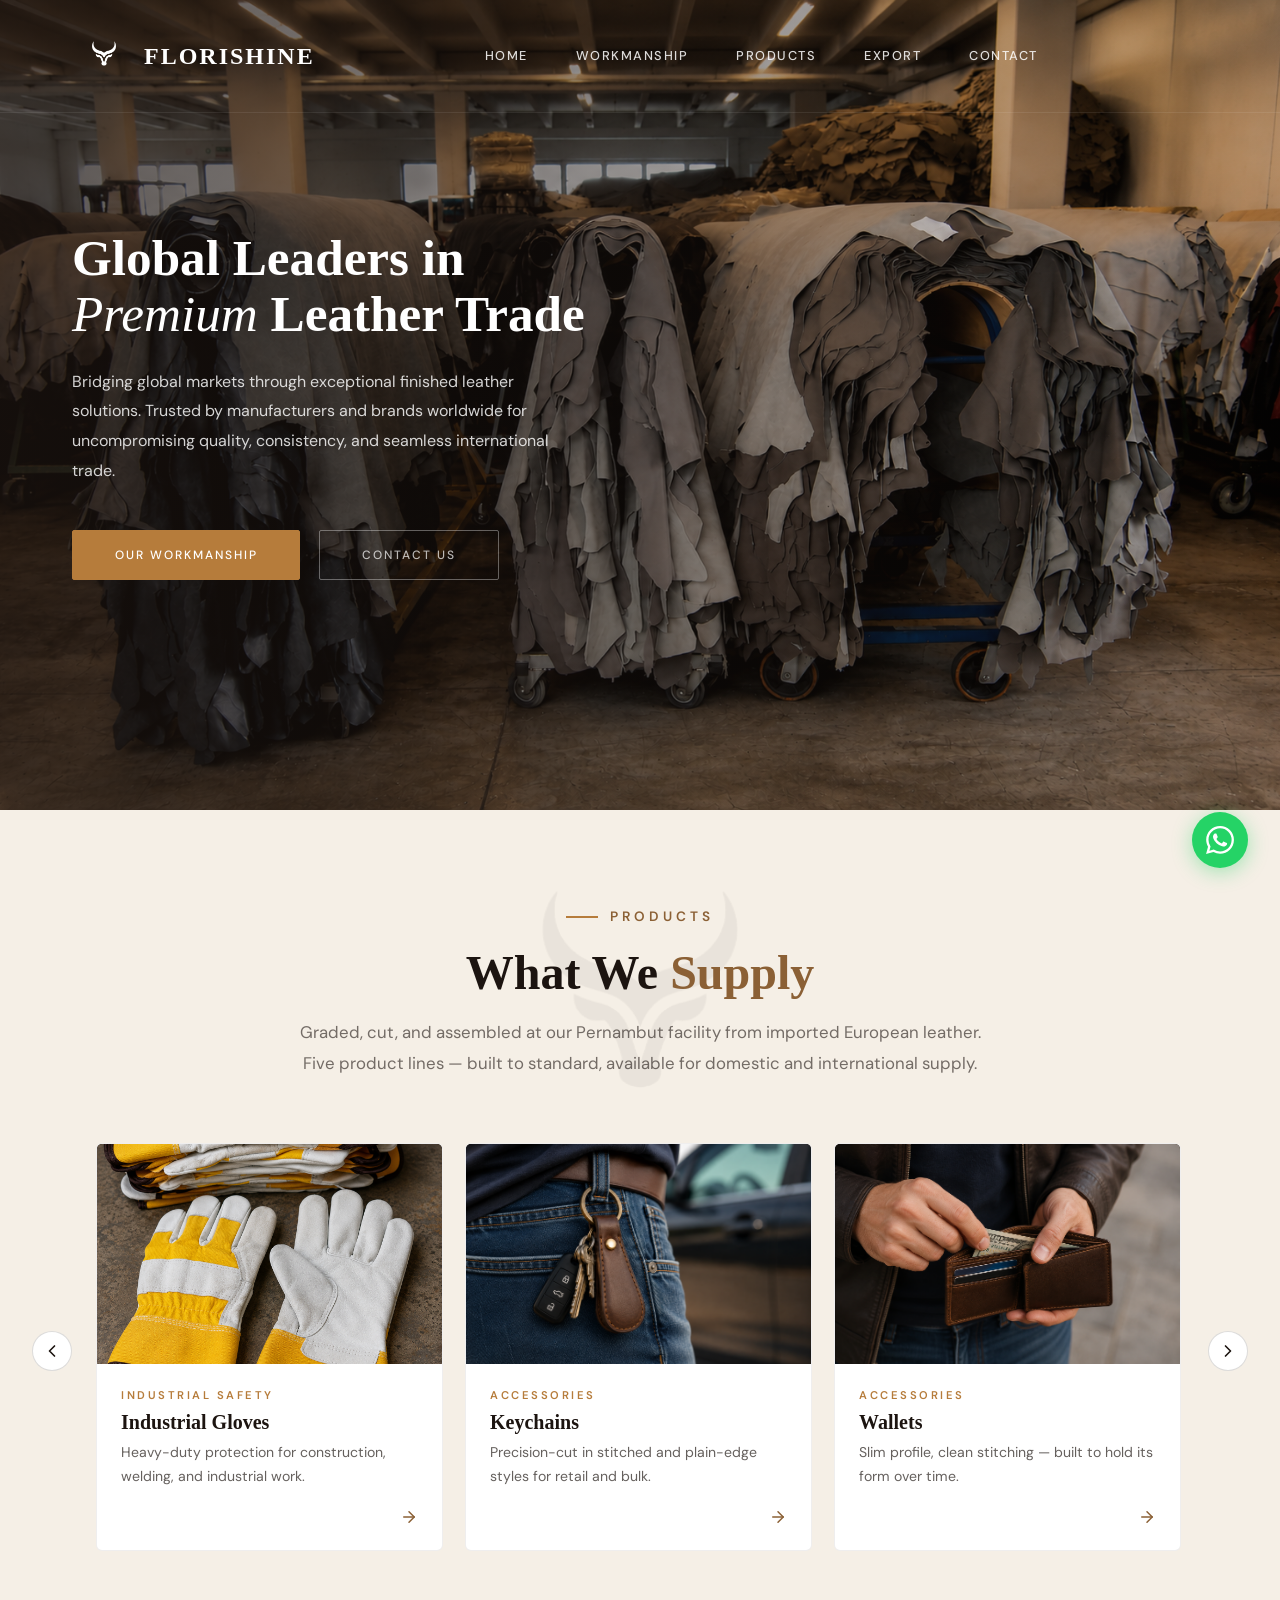
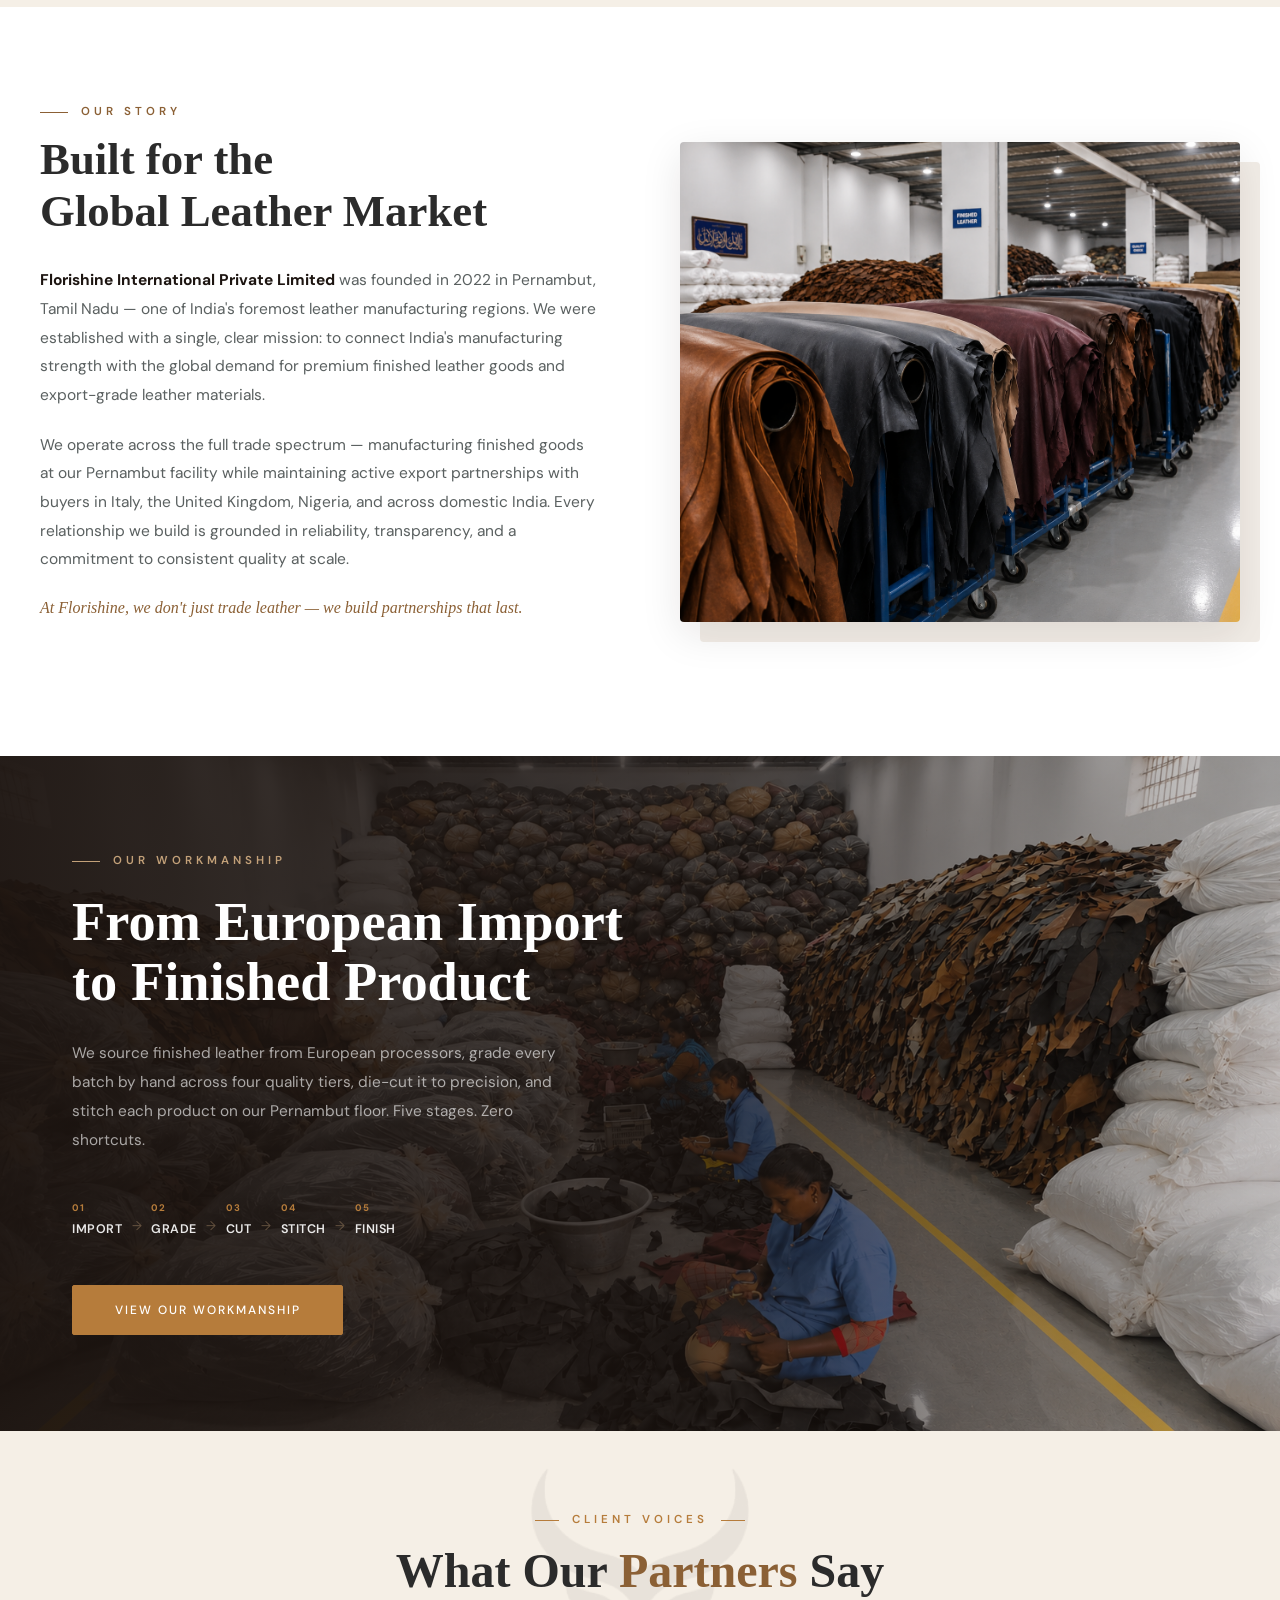
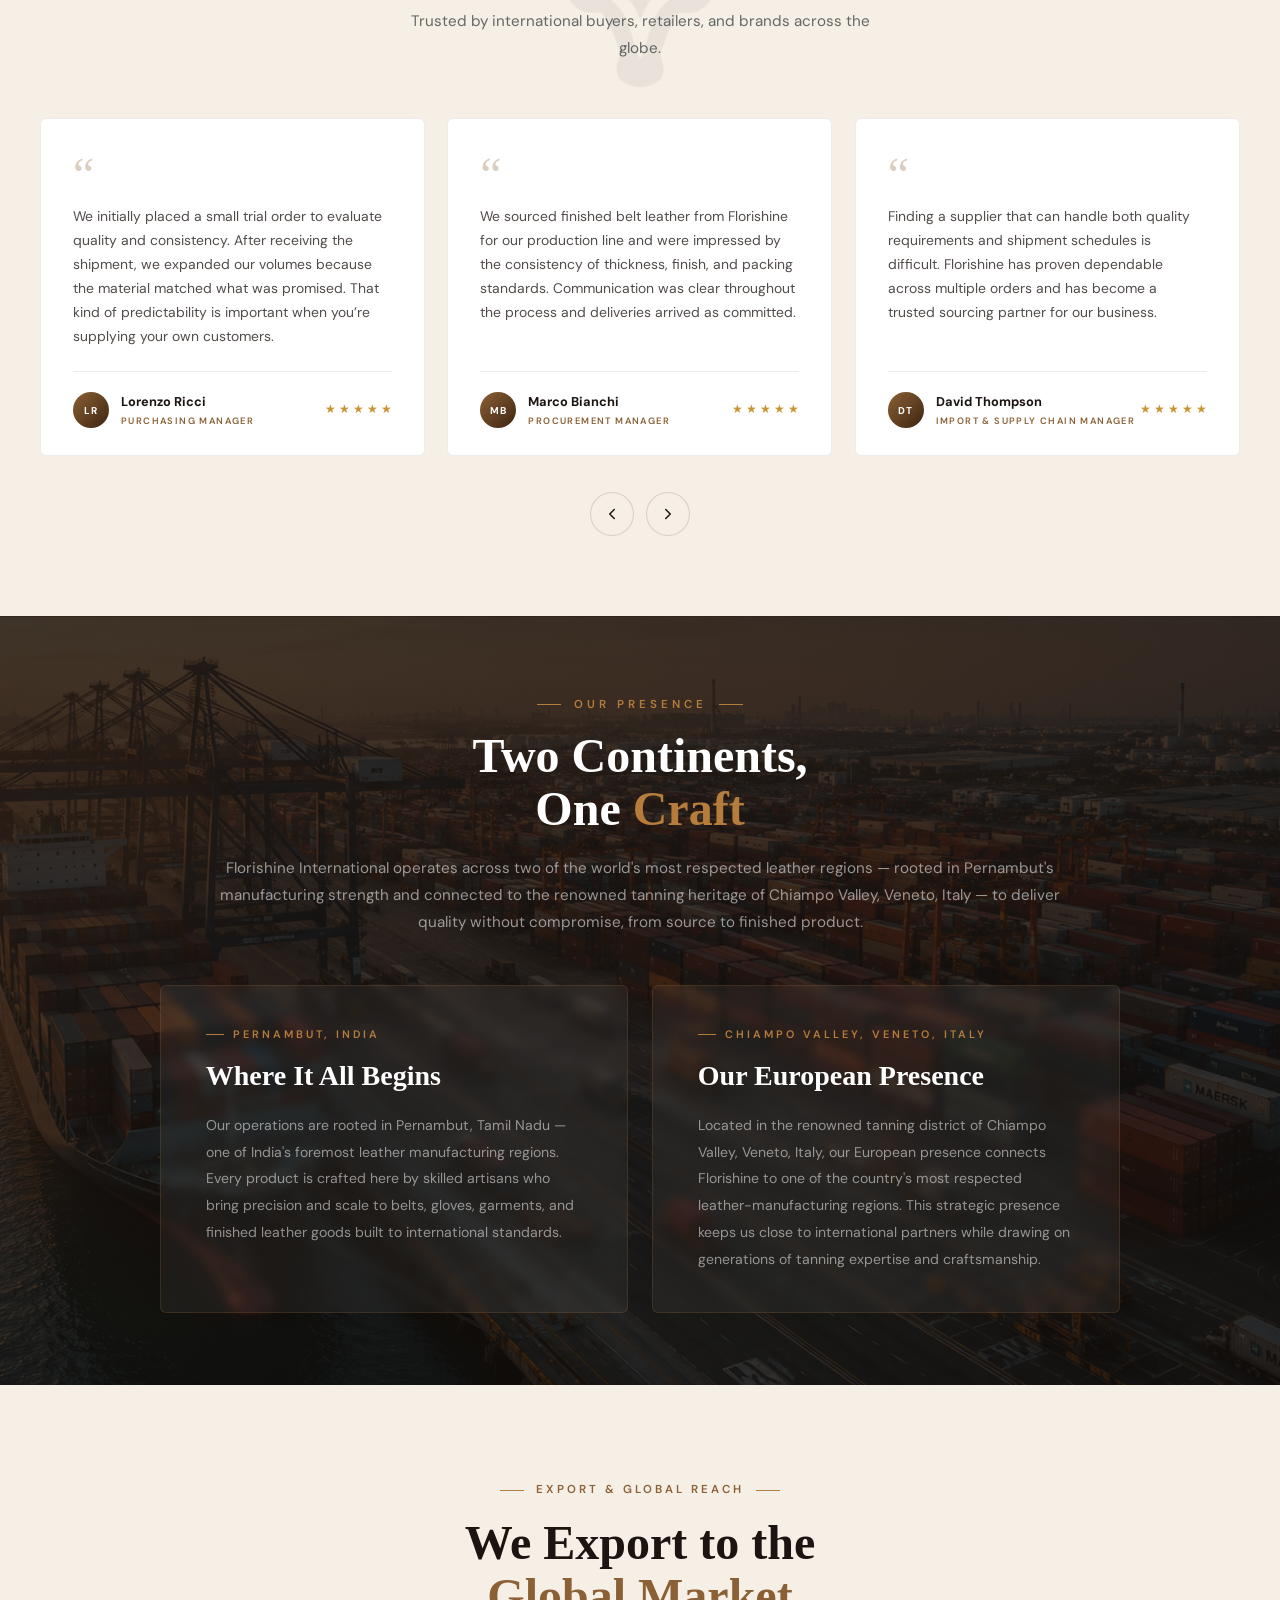
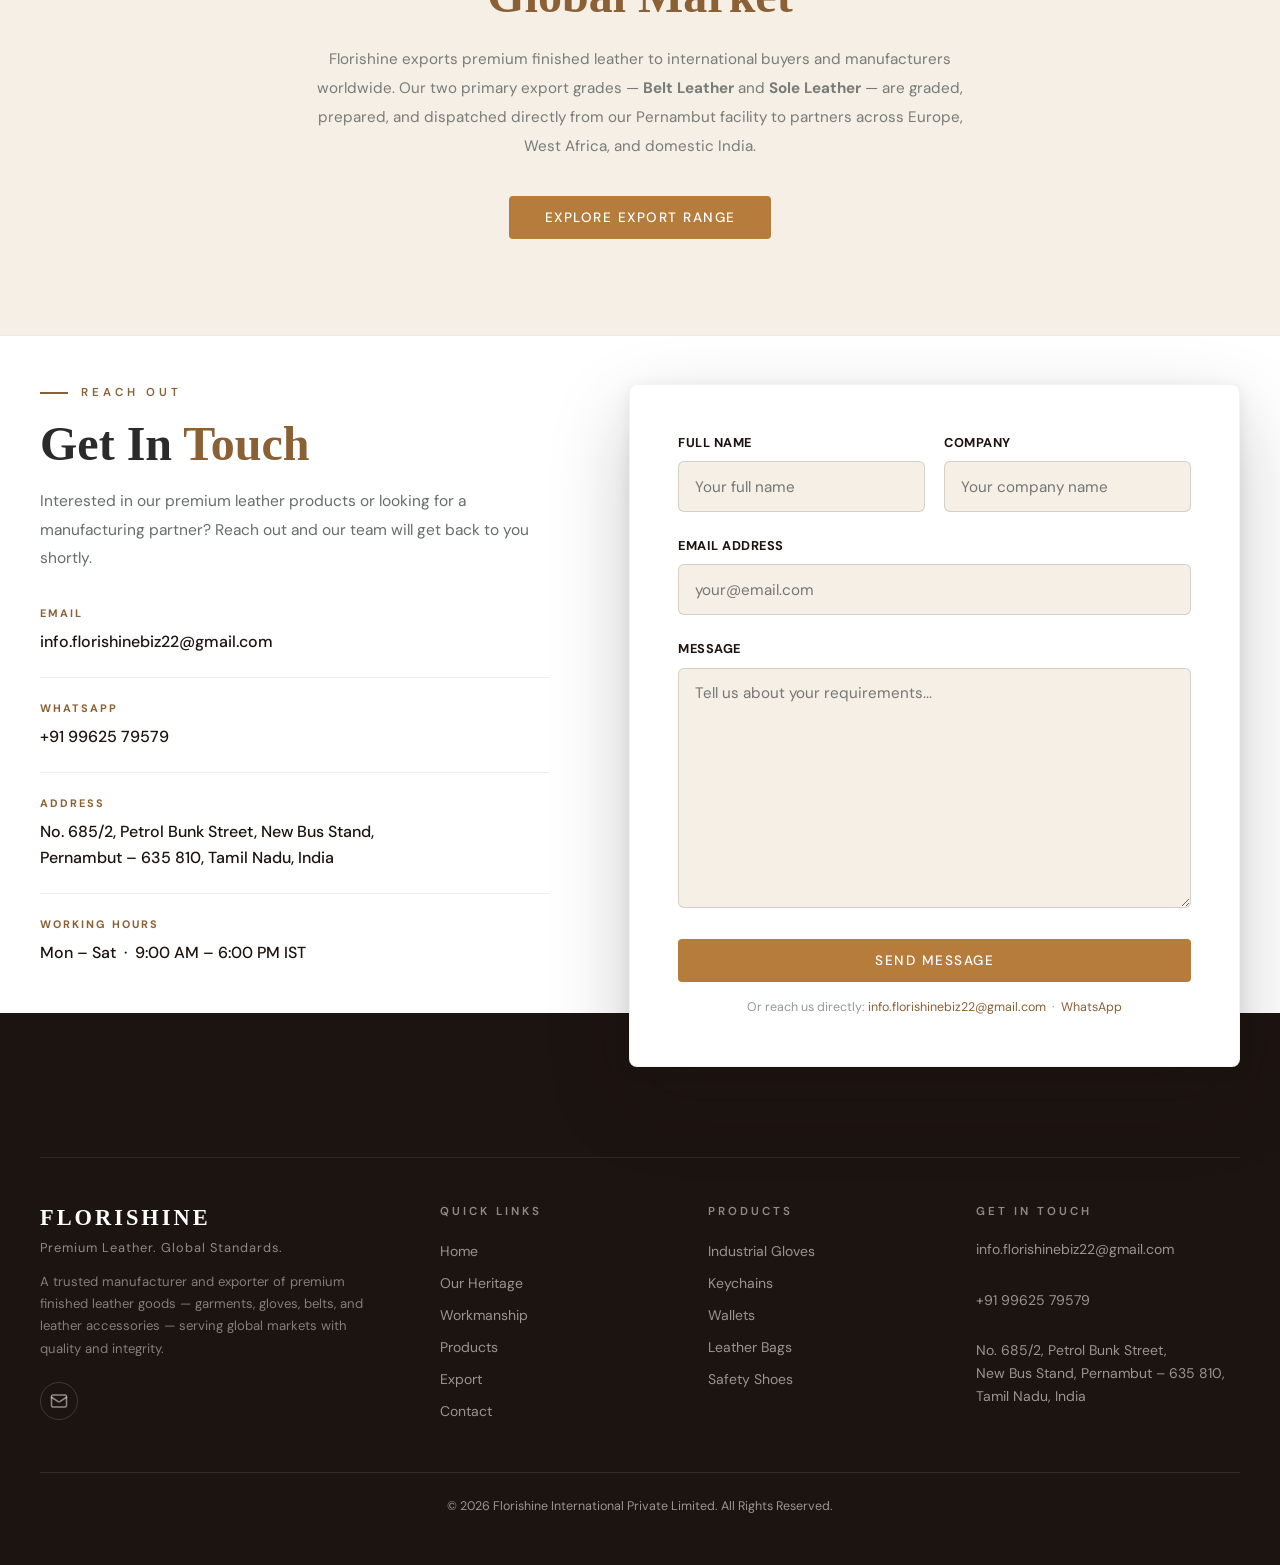
<file: index.html>
<!doctype html>
<html lang="en">
<head>
  <meta charset="UTF-8"/>
  <link rel="icon" type="image/png" href="images/logo-mark.png"/>
  <meta name="viewport" content="width=device-width, initial-scale=1.0"/>
  <title>Florishine International | Premium Leather Trade</title>
  <meta name="description" content="Florishine International Private Limited — a premium leather manufacturer and global exporter based in Pernambut, Tamil Nadu. Specialising in finished leather goods — belts, gloves, garments, and leather accessories."/>
  <meta name="keywords" content="Florishine, Leather, Manufacturer, Pernambut, Premium, Export, Import, Gloves, Belts, Garments"/>
  <meta property="og:type" content="website"/>
  <meta property="og:url" content="https://www.florishine.com/"/>
  <meta property="og:title" content="Florishine International | Premium Leather Trade"/>
  <meta property="og:description" content="Florishine International Private Limited — a premium leather manufacturer and global exporter based in Pernambut, Tamil Nadu. Specialising in finished leather goods — belts, gloves, garments, and leather accessories."/>
  <meta property="og:image" content="https://www.florishine.com/images/logo-mark.png"/>
  <meta name="twitter:card" content="summary_large_image"/>
  <meta name="twitter:title" content="Florishine International | Premium Leather Trade"/>
  <meta name="twitter:description" content="Florishine International Private Limited — a premium leather manufacturer and global exporter based in Pernambut, Tamil Nadu. Specialising in finished leather goods — belts, gloves, garments, and leather accessories."/>
  <link rel="stylesheet" href="css/styles.css"/>
</head>
<body>

<!-- ════════════════ NAVBAR ════════════════ -->
<nav class="navbar">
  <div class="nav-container">
    <a href="index.html" class="nav-logo"><img src="images/logo-mark.png" alt="" class="nav-logo-mark" aria-hidden="true"/>FLORISHINE</a>
    <ul class="nav-links">
      <li><a href="#home"    class="nav-anchor">Home</a></li>
      <li><a href="workmanship.html">Workmanship</a></li>
      <li><a href="products.html">Products</a></li>
      <li><a href="export.html">Export</a></li>
      <li><a href="#contact" class="nav-anchor">Contact</a></li>
    </ul>
    <div class="nav-actions">
      <button class="menu-toggle" id="menuToggle" aria-label="Toggle menu">
        <svg id="iconOpen" width="24" height="24" viewBox="0 0 24 24" fill="none" stroke="currentColor" stroke-width="2" stroke-linecap="round" stroke-linejoin="round"><line x1="3" y1="12" x2="21" y2="12"/><line x1="3" y1="6" x2="21" y2="6"/><line x1="3" y1="18" x2="21" y2="18"/></svg>
        <svg id="iconClose" width="24" height="24" viewBox="0 0 24 24" fill="none" stroke="currentColor" stroke-width="2" stroke-linecap="round" stroke-linejoin="round" style="display:none"><line x1="18" y1="6" x2="6" y2="18"/><line x1="6" y1="6" x2="18" y2="18"/></svg>
      </button>
    </div>
  </div>
  <div class="mobile-menu" id="mobileMenu">
    <ul class="mobile-nav-links">
      <li><a href="#home"    class="nav-anchor">Home</a></li>
      <li><a href="workmanship.html">Workmanship</a></li>
      <li><a href="products.html">Products</a></li>
      <li><a href="export.html">Export</a></li>
      <li><a href="#contact" class="nav-anchor">Contact</a></li>
    </ul>
  </div>
</nav>

<!-- ════════════════ HERO ════════════════ -->
<section id="home" class="hero">
  <div class="hero-content container">
    <h1>Global Leaders in<br><span>Premium</span> Leather Trade</h1>
    <p class="hero-desc">Bridging global markets through exceptional finished leather solutions. Trusted by manufacturers and brands worldwide for uncompromising quality, consistency, and seamless international trade.</p>
    <div class="hero-cta">
      <a href="workmanship.html"><button class="btn hero-btn hero-btn-main">Our Workmanship</button></a>
      <a href="#contact" class="nav-anchor"><button class="btn hero-btn hero-btn-ghost">Contact Us</button></a>
    </div>
  </div>
</section>

<!-- ════════════════ WHAT WE SUPPLY ════════════════ -->
<section class="supply">
  <img class="bull-mark bull-mark--supply" src="images/logo-mark.png" alt="" aria-hidden="true"/>
  <div class="container">
    <div class="supply-header fade-in">
      <p class="supply-eyebrow">Products</p>
      <h2 class="section-title supply-title">What We <span style="color:var(--secondary)">Supply</span></h2>
      <p class="supply-desc">Graded, cut, and assembled at our Pernambut facility from imported European leather.<br>Five product lines — built to standard, available for domestic and international supply.</p>
    </div>
    <div class="supply-carousel">
      <button class="supply-nav supply-prev" aria-label="Previous">
        <svg width="20" height="20" viewBox="0 0 24 24" fill="none" stroke="currentColor" stroke-width="2" stroke-linecap="round" stroke-linejoin="round"><polyline points="15 18 9 12 15 6"/></svg>
      </button>
      <div class="supply-track">
        <a href="products.html#industrial-gloves" class="supply-card">
          <div class="supply-card-image"><img src="images/industrial-gloves.png" alt="Industrial Gloves" loading="lazy"></div>
          <div class="supply-card-body">
            <div class="supply-card-top">
              <p class="supply-card-cat">Industrial Safety</p>
              <h3 class="supply-card-name">Industrial Gloves</h3>
              <p class="supply-card-desc">Heavy-duty protection for construction, welding, and industrial work.</p>
            </div>
            <span class="supply-arrow">
              <svg width="18" height="18" viewBox="0 0 24 24" fill="none" stroke="currentColor" stroke-width="2" stroke-linecap="round" stroke-linejoin="round"><line x1="5" y1="12" x2="19" y2="12"/><polyline points="12 5 19 12 12 19"/></svg>
            </span>
          </div>
        </a>
        <a href="products.html#keychains" class="supply-card">
          <div class="supply-card-image"><img src="images/keychains.png" alt="Keychains" loading="lazy"></div>
          <div class="supply-card-body">
            <div class="supply-card-top">
              <p class="supply-card-cat">Accessories</p>
              <h3 class="supply-card-name">Keychains</h3>
              <p class="supply-card-desc">Precision-cut in stitched and plain-edge styles for retail and bulk.</p>
            </div>
            <span class="supply-arrow">
              <svg width="18" height="18" viewBox="0 0 24 24" fill="none" stroke="currentColor" stroke-width="2" stroke-linecap="round" stroke-linejoin="round"><line x1="5" y1="12" x2="19" y2="12"/><polyline points="12 5 19 12 12 19"/></svg>
            </span>
          </div>
        </a>
        <a href="products.html#wallets" class="supply-card">
          <div class="supply-card-image"><img src="images/wallets.png" alt="Wallets" loading="lazy"></div>
          <div class="supply-card-body">
            <div class="supply-card-top">
              <p class="supply-card-cat">Accessories</p>
              <h3 class="supply-card-name">Wallets</h3>
              <p class="supply-card-desc">Slim profile, clean stitching — built to hold its form over time.</p>
            </div>
            <span class="supply-arrow">
              <svg width="18" height="18" viewBox="0 0 24 24" fill="none" stroke="currentColor" stroke-width="2" stroke-linecap="round" stroke-linejoin="round"><line x1="5" y1="12" x2="19" y2="12"/><polyline points="12 5 19 12 12 19"/></svg>
            </span>
          </div>
        </a>
        <a href="products.html#leather-bags" class="supply-card">
          <div class="supply-card-image"><img src="images/leather-bags.png" alt="Leather Bags" loading="lazy"></div>
          <div class="supply-card-body">
            <div class="supply-card-top">
              <p class="supply-card-cat">Bags &amp; Carry</p>
              <h3 class="supply-card-name">Leather Bags</h3>
              <p class="supply-card-desc">Structured carry built for daily use and bulk export.</p>
            </div>
            <span class="supply-arrow">
              <svg width="18" height="18" viewBox="0 0 24 24" fill="none" stroke="currentColor" stroke-width="2" stroke-linecap="round" stroke-linejoin="round"><line x1="5" y1="12" x2="19" y2="12"/><polyline points="12 5 19 12 12 19"/></svg>
            </span>
          </div>
        </a>
        <a href="products.html#safety-shoes" class="supply-card">
          <div class="supply-card-image"><img src="images/safety-shoes.png" alt="Safety Shoes" loading="lazy"></div>
          <div class="supply-card-body">
            <div class="supply-card-top">
              <p class="supply-card-cat">Industrial Safety</p>
              <h3 class="supply-card-name">Safety Shoes</h3>
              <p class="supply-card-desc">Steel-toe protection with slip-resistant soles — built for the site.</p>
            </div>
            <span class="supply-arrow">
              <svg width="18" height="18" viewBox="0 0 24 24" fill="none" stroke="currentColor" stroke-width="2" stroke-linecap="round" stroke-linejoin="round"><line x1="5" y1="12" x2="19" y2="12"/><polyline points="12 5 19 12 12 19"/></svg>
            </span>
          </div>
        </a>
      </div>
      <button class="supply-nav supply-next" aria-label="Next">
        <svg width="20" height="20" viewBox="0 0 24 24" fill="none" stroke="currentColor" stroke-width="2" stroke-linecap="round" stroke-linejoin="round"><polyline points="9 18 15 12 9 6"/></svg>
      </button>
    </div>
  </div>
</section>

<!-- ════════════════ ABOUT ════════════════ -->
<section id="about" class="about">
  <div class="container">
    <div class="about-grid">
      <div class="fade-in-left">
        <p class="about-subtitle">OUR STORY</p>
        <h2 class="section-title about-title">Built for the<br>Global Leather Market</h2>
        <p class="about-desc"><strong class="about-company">Florishine International Private Limited</strong> was founded in 2022 in Pernambut, Tamil Nadu — one of India's foremost leather manufacturing regions. We were established with a single, clear mission: to connect India's manufacturing strength with the global demand for premium finished leather goods and export-grade leather materials.</p>
        <p class="about-desc">We operate across the full trade spectrum — manufacturing finished goods at our Pernambut facility while maintaining active export partnerships with buyers in Italy, the United Kingdom, Nigeria, and across domestic India. Every relationship we build is grounded in reliability, transparency, and a commitment to consistent quality at scale.</p>
        <p class="about-tagline">At Florishine, we don't just trade leather — we build partnerships that last.</p>

      </div>
      <div class="about-image fade-in-right" role="img" aria-label="Florishine leather workshop craftsmanship"></div>
    </div>
  </div>
</section>

<!-- ════════════════ WORKMANSHIP BANNER ════════════════ -->
<section class="collection-banner">
  <div class="banner-wrapper">
    <div class="banner-bg"></div>
    <div class="banner-overlay"></div>
    <div class="banner-inner">
      <div class="banner-text fade-in">
        <p class="banner-eyebrow">Our Workmanship</p>
        <h2 class="banner-title">From European Import<br>to Finished Product</h2>
        <p class="banner-desc">We source finished leather from European processors, grade every batch by hand across four quality tiers, die-cut it to precision, and stitch each product on our Pernambut floor. Five stages. Zero shortcuts.</p>
        <div class="banner-steps">
          <div class="banner-step"><span class="banner-step-num">01</span><span class="banner-step-label">Import</span></div>
          <div class="banner-step-arrow">→</div>
          <div class="banner-step"><span class="banner-step-num">02</span><span class="banner-step-label">Grade</span></div>
          <div class="banner-step-arrow">→</div>
          <div class="banner-step"><span class="banner-step-num">03</span><span class="banner-step-label">Cut</span></div>
          <div class="banner-step-arrow">→</div>
          <div class="banner-step"><span class="banner-step-num">04</span><span class="banner-step-label">Stitch</span></div>
          <div class="banner-step-arrow">→</div>
          <div class="banner-step"><span class="banner-step-num">05</span><span class="banner-step-label">Finish</span></div>
        </div>
        <a href="workmanship.html"><button class="btn hero-btn hero-btn-main">View Our Workmanship</button></a>
      </div>
    </div>
  </div>
</section>

<!-- ════════════════ TESTIMONIALS ════════════════ -->
<section class="testimonials">
  <img class="bull-mark bull-mark--center" src="images/logo-mark.png" alt="" aria-hidden="true"/>
  <div class="container" style="position:relative;z-index:1;">
    <div class="tq-header fade-in">
      <p class="gp-eyebrow">Client Voices</p>
      <h2 class="section-title" style="text-align:center;margin-bottom:0.6rem;">What Our <span style="color:var(--secondary)">Partners</span> Say</h2>
      <p class="tq-sub">Trusted by international buyers, retailers, and brands across the globe.</p>
    </div>
    <div class="tq-carousel-wrap fade-in">
      <div class="tq-viewport">
        <div class="tq-track" id="tqTrack"></div>
      </div>
      <div class="tq-controls">
        <button class="tq-ctrl-btn" id="prevBtn" aria-label="Previous">
          <svg width="18" height="18" viewBox="0 0 24 24" fill="none" stroke="currentColor" stroke-width="2" stroke-linecap="round" stroke-linejoin="round"><polyline points="15 18 9 12 15 6"/></svg>
        </button>
        <button class="tq-ctrl-btn" id="nextBtn" aria-label="Next">
          <svg width="18" height="18" viewBox="0 0 24 24" fill="none" stroke="currentColor" stroke-width="2" stroke-linecap="round" stroke-linejoin="round"><polyline points="9 18 15 12 9 6"/></svg>
        </button>
      </div>
    </div>
  </div>
</section>

<!-- ════════════════ GLOBAL PRESENCE ════════════════ -->
<section class="global-presence">
  <div class="gp-overlay"></div>
  <div class="container gp-inner">
    <div class="gp-header fade-in">
      <p class="gp-eyebrow">Our Presence</p>
      <h2 class="gp-title">Two Continents,<br>One <span>Craft</span></h2>
      <p class="gp-desc">Florishine International operates across two of the world's most respected leather regions — rooted in Pernambut's manufacturing strength and connected to the renowned tanning heritage of Chiampo Valley, Veneto, Italy — to deliver quality without compromise, from source to finished product.</p>
    </div>
    <div class="gp-cols fade-in">

      <div class="gp-col">
        <p class="gp-col-label">Pernambut, India</p>
        <h3 class="gp-col-heading">Where It All Begins</h3>
        <p class="gp-col-body">Our operations are rooted in Pernambut, Tamil Nadu — one of India's foremost leather manufacturing regions. Every product is crafted here by skilled artisans who bring precision and scale to belts, gloves, garments, and finished leather goods built to international standards.</p>
      </div>

      <div class="gp-col-divider"></div>

      <div class="gp-col">
        <p class="gp-col-label">Chiampo Valley, Veneto, Italy</p>
        <h3 class="gp-col-heading">Our European Presence</h3>
        <p class="gp-col-body">Located in the renowned tanning district of Chiampo Valley, Veneto, Italy, our European presence connects Florishine to one of the country's most respected leather-manufacturing regions. This strategic presence keeps us close to international partners while drawing on generations of tanning expertise and craftsmanship.</p>
      </div>

    </div>
  </div>
</section>

<!-- ════════════════ EXPORT & GLOBAL REACH ════════════════ -->
<section class="export-reach">
  <div class="container er-center fade-in">
    <p class="er-eyebrow">Export &amp; Global Reach</p>
    <h2 class="er-title">We Export to the<br><span>Global Market</span></h2>
    <p class="er-desc">Florishine exports premium finished leather to international buyers and manufacturers worldwide. Our two primary export grades — <strong>Belt Leather</strong> and <strong>Sole Leather</strong> — are graded, prepared, and dispatched directly from our Pernambut facility to partners across Europe, West Africa, and domestic India.</p>
    <a href="export.html"><button class="btn btn-primary">Explore Export Range</button></a>
  </div>
</section>

<!-- ════════════════ CONTACT ════════════════ -->
        <section class="cf-section" id="contact">

    <!-- TOP: ivory zone — contact info left, form card right -->
    <div class="cf-top">
      <div class="container cf-top-grid">

        <div class="cf-info fade-in-left">
          <p class="about-subtitle" style="margin-bottom:0.6rem">REACH OUT</p>
          <h2 class="section-title contact-title">Get In <span style="color:var(--secondary)">Touch</span></h2>
          <p class="contact-desc">Interested in our premium leather products or looking for a manufacturing partner? Reach out and our team will get back to you shortly.</p>
          <div class="contact-info">
            <div class="info-item">
              <p class="info-label">Email</p>
              <p class="info-value"><a href="mailto:info.florishinebiz22@gmail.com" style="color:inherit;text-decoration:none;">info.florishinebiz22@gmail.com</a></p>
            </div>
            <div class="info-item">
              <p class="info-label">WhatsApp</p>
              <p class="info-value"><a href="https://wa.me/919962579579" target="_blank" rel="noopener" style="color:inherit;text-decoration:none;">+91 99625 79579</a></p>
            </div>
            <div class="info-item">
              <p class="info-label">Address</p>
              <p class="info-value">No. 685/2, Petrol Bunk Street, New Bus Stand,<br>Pernambut – 635 810, Tamil Nadu, India</p>
            </div>
            <div class="info-item">
              <p class="info-label">Working Hours</p>
              <p class="info-value">Mon – Sat &nbsp;·&nbsp; 9:00 AM – 6:00 PM IST</p>
            </div>
          </div>

        </div>

        <div class="cf-form-wrap">
          <div class="contact-form-box">
            <div class="form-view" id="formView">
              <form id="contactForm" novalidate>
                <div class="form-row">
                  <div class="form-group">
                    <label class="form-label" for="name">Full Name</label>
                    <input class="form-input" type="text" id="name" placeholder="Your full name" required/>
                  </div>
                  <div class="form-group">
                    <label class="form-label" for="company">Company</label>
                    <input class="form-input" type="text" id="company" placeholder="Your company name"/>
                  </div>
                </div>
                <div class="form-group">
                  <label class="form-label" for="email">Email Address</label>
                  <input class="form-input" type="email" id="email" placeholder="your@email.com" required/>
                </div>
                <div class="form-group">
                  <label class="form-label" for="message">Message</label>
                  <textarea class="form-textarea" id="message" placeholder="Tell us about your requirements..." required></textarea>
                </div>
                <button type="submit" class="btn btn-primary" id="submitBtn" style="width:100%">Send Message</button>
                <p class="form-direct-contact">Or reach us directly: <a href="mailto:info.florishinebiz22@gmail.com">info.florishinebiz22@gmail.com</a> &nbsp;·&nbsp; <a href="https://wa.me/919962579579" target="_blank" rel="noopener">WhatsApp</a></p>
              </form>
            </div>
            <div class="success-view" id="successView">
              <div class="success-icon">&#10003;</div>
              <h3 style="margin:1rem 0 0.5rem">Message Sent!</h3>
              <p>Thank you for reaching out. We will contact you shortly.</p>
              <button class="btn btn-primary" style="margin-top:1.5rem" onclick="resetForm()">Send Another</button>
            </div>
          </div>
        </div>

      </div>
    </div>

    <!-- BOTTOM: dark zone — brand left (same level as form card bottom), footer grid below -->
    <div class="cf-bottom">
      <div class="container">
        <!-- Footer: brand + links in one horizontal row -->
        <div class="cf-footer-links">
          <div class="cf-links-grid">
            <div class="footer-col footer-col-brand">
              <h2 class="footer-logo">FLORISHINE</h2>
              <p class="footer-tagline">Premium Leather. Global Standards.</p>
              <p class="footer-desc">A trusted manufacturer and exporter of premium finished leather goods — garments, gloves, belts, and leather accessories — serving global markets with quality and integrity.</p>
              <div class="social-links">
                <a href="mailto:info.florishinebiz22@gmail.com" class="social-icon" aria-label="Email">
                  <svg width="18" height="18" viewBox="0 0 24 24" fill="none" stroke="currentColor" stroke-width="2" stroke-linecap="round" stroke-linejoin="round"><rect x="2" y="4" width="20" height="16" rx="2"/><path d="m22 7-8.97 5.7a1.94 1.94 0 0 1-2.06 0L2 7"/></svg>
                </a>
              </div>
            </div>
            <div class="footer-col">
              <h4 class="footer-col-title">Quick Links</h4>
              <ul class="footer-links">
                <li><a href="#home" class="nav-anchor">Home</a></li>
                <li><a href="#about" class="nav-anchor">Our Heritage</a></li>
                <li><a href="workmanship.html">Workmanship</a></li>
                <li><a href="products.html">Products</a></li>
                <li><a href="export.html">Export</a></li>
                <li><a href="#contact" class="nav-anchor">Contact</a></li>
              </ul>
            </div>
            <div class="footer-col">
              <h4 class="footer-col-title">Products</h4>
              <ul class="footer-links">
                <li><a href="products.html#industrial-gloves">Industrial Gloves</a></li>
                <li><a href="products.html#keychains">Keychains</a></li>
                <li><a href="products.html#wallets">Wallets</a></li>
                <li><a href="products.html#leather-bags">Leather Bags</a></li>
                <li><a href="products.html#safety-shoes">Safety Shoes</a></li>
              </ul>
            </div>
            <div class="footer-col">
              <h4 class="footer-col-title">Get in Touch</h4>
              <div class="footer-contact-info">
                <p><a href="mailto:info.florishinebiz22@gmail.com">info.florishinebiz22@gmail.com</a></p>
                <p><a href="https://wa.me/919962579579" target="_blank" rel="noopener">+91 99625 79579</a></p>
                <p>No. 685/2, Petrol Bunk Street,<br>New Bus Stand, Pernambut – 635 810,<br>Tamil Nadu, India</p>
              </div>
            </div>
          </div>
          <div class="footer-bottom">
            <span>&copy; <span id="year"></span> Florishine International Private Limited. All Rights Reserved.</span>
          </div>
        </div>

      </div>
    </div>

  </section>





<!-- ════════════════ FOOTER ════════════════ -->


<a href="https://wa.me/919962579579" class="wa-float" target="_blank" rel="noopener" aria-label="Chat on WhatsApp">
  <svg viewBox="0 0 24 24" xmlns="http://www.w3.org/2000/svg"><path d="M17.472 14.382c-.297-.149-1.758-.867-2.03-.967-.273-.099-.471-.148-.67.15-.197.297-.767.966-.94 1.164-.173.199-.347.223-.644.075-.297-.15-1.255-.463-2.39-1.475-.883-.788-1.48-1.761-1.653-2.059-.173-.297-.018-.458.13-.606.134-.133.298-.347.446-.52.149-.174.198-.298.298-.497.099-.198.05-.371-.025-.52-.075-.149-.669-1.612-.916-2.207-.242-.579-.487-.5-.669-.51-.173-.008-.371-.01-.57-.01-.198 0-.52.074-.792.372-.272.297-1.04 1.016-1.04 2.479 0 1.462 1.065 2.875 1.213 3.074.149.198 2.096 3.2 5.077 4.487.709.306 1.262.489 1.694.625.712.227 1.36.195 1.871.118.571-.085 1.758-.719 2.006-1.413.248-.694.248-1.289.173-1.413-.074-.124-.272-.198-.57-.347m-5.421 7.403h-.004a9.87 9.87 0 01-5.031-1.378l-.361-.214-3.741.982.998-3.648-.235-.374a9.86 9.86 0 01-1.51-5.26c.001-5.45 4.436-9.884 9.888-9.884 2.64 0 5.122 1.03 6.988 2.898a9.825 9.825 0 012.893 6.994c-.003 5.45-4.437 9.884-9.885 9.884m8.413-18.297A11.815 11.815 0 0012.05 0C5.495 0 .16 5.335.157 11.892c0 2.096.547 4.142 1.588 5.945L.057 24l6.305-1.654a11.882 11.882 0 005.683 1.448h.005c6.554 0 11.89-5.335 11.893-11.893a11.821 11.821 0 00-3.48-8.413z"/></svg>
</a>
<script src="js/main.js"></script>
</body>
</html>
</file>
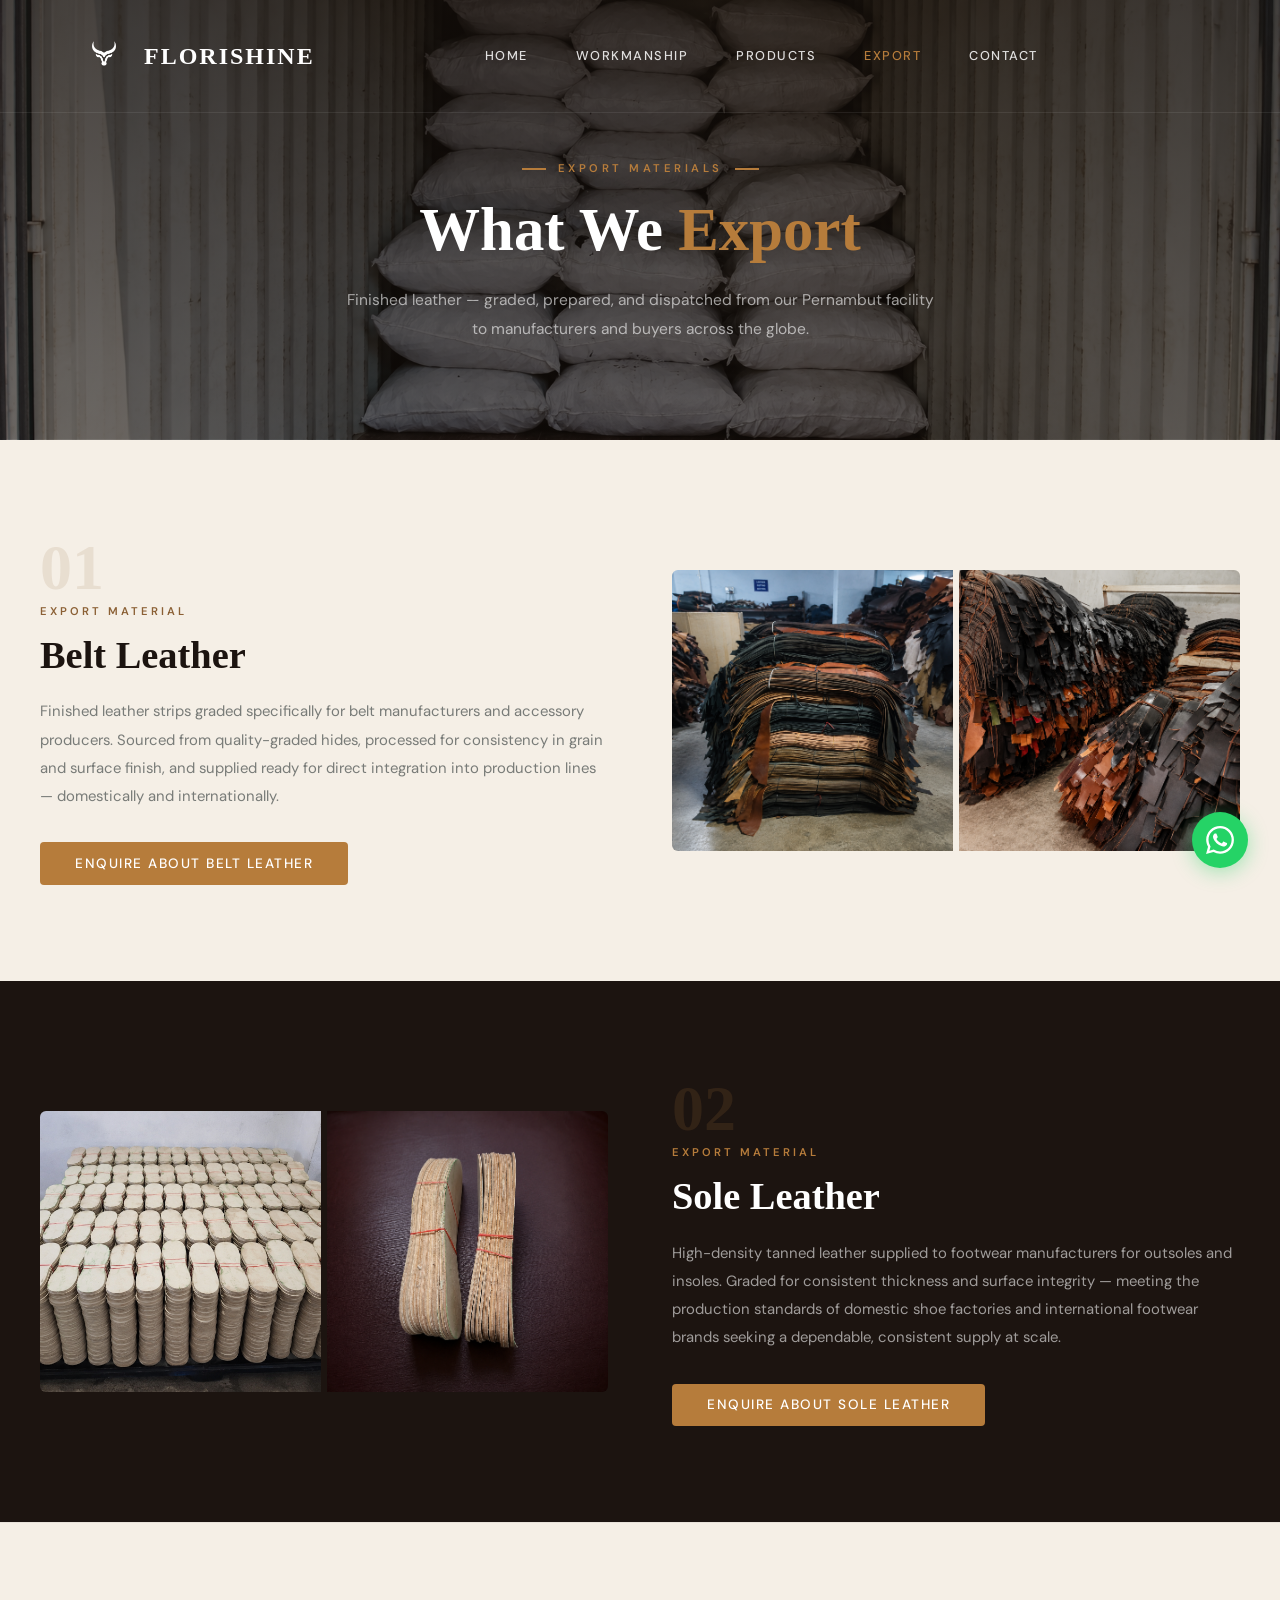
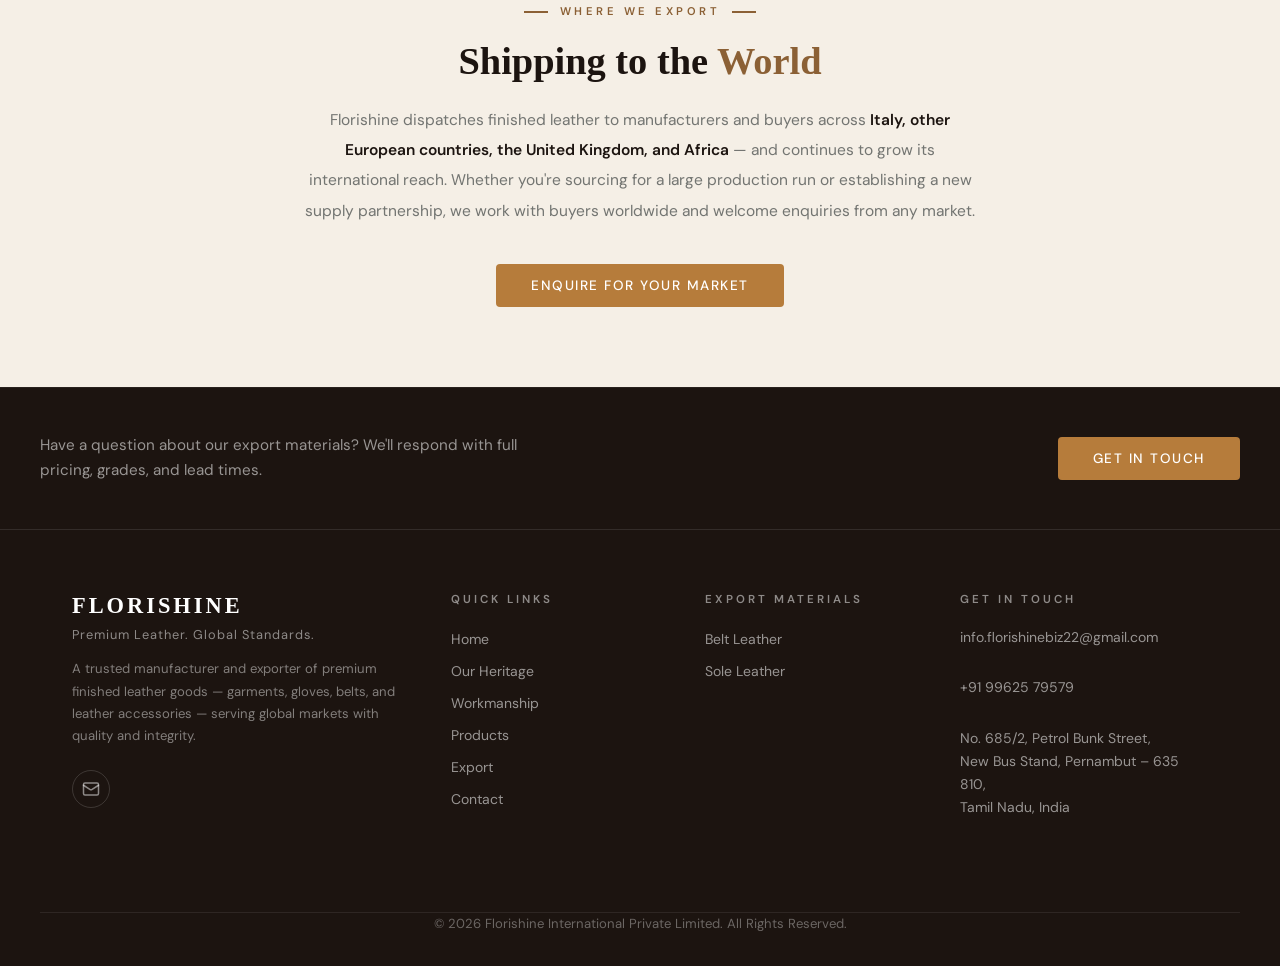
<file: export.html>
<!doctype html>
<html lang="en">
<head>
  <meta charset="UTF-8"/>
  <link rel="icon" type="image/png" href="images/logo-mark.png"/>
  <meta name="viewport" content="width=device-width, initial-scale=1.0"/>
  <title>Export Materials | Florishine International</title>
  <meta name="description" content="Florishine International exports Belt Leather and Sole Leather to manufacturers and buyers across Europe, West Africa, and India. Graded, prepared, and dispatched from Pernambut."/>
  <meta property="og:type" content="website"/>
  <meta property="og:url" content="https://www.florishine.com/export.html"/>
  <meta property="og:title" content="Export Materials | Florishine International"/>
  <meta property="og:description" content="Florishine International exports Belt Leather and Sole Leather to manufacturers and buyers across Europe, West Africa, and India. Graded, prepared, and dispatched from Pernambut."/>
  <meta property="og:image" content="https://www.florishine.com/images/logo-mark.png"/>
  <meta name="twitter:card" content="summary_large_image"/>
  <meta name="twitter:title" content="Export Materials | Florishine International"/>
  <meta name="twitter:description" content="Florishine International exports Belt Leather and Sole Leather to manufacturers and buyers across Europe, West Africa, and India. Graded, prepared, and dispatched from Pernambut."/>
  <link rel="stylesheet" href="css/styles.css"/>
  <style>
    /* ── Export page hero ─────────────────────────────────── */
    .exp-hero {
      padding: 10rem 2rem 6rem;
      text-align: center;
      position: relative;
      overflow: hidden;
    }
    .exp-hero::before {
      content: '';
      position: absolute; inset: 0;
      background-image: linear-gradient(to bottom, rgba(20,14,10,0.78) 0%, rgba(20,14,10,0.62) 100%), url('images/export/export-bg.png');
      background-size: cover; background-position: center;
      z-index: 0;
    }
    .exp-hero-mark {
      position: absolute;
      top: 50%; left: 50%;
      transform: translate(-50%, -50%);
      width: 520px; opacity: 0.04;
      pointer-events: none; z-index: 1;
    }
    .exp-hero-inner { position: relative; z-index: 2; max-width: 640px; margin: 0 auto; padding: 0 1.5rem; }
    .exp-eyebrow {
      font-size: 0.7rem; text-transform: uppercase; letter-spacing: 3.5px;
      color: var(--tan); font-weight: 600; margin-bottom: 1.2rem;
      display: flex; align-items: center; justify-content: center; gap: 0.75rem;
    }
    .exp-eyebrow::before, .exp-eyebrow::after {
      content: ''; display: inline-block;
      width: 24px; height: 1.5px; background: var(--tan); flex-shrink: 0;
    }
    .exp-hero-title {
      font-family: var(--font-heading); font-size: 3.8rem; font-weight: 700;
      color: #fff; line-height: 1.1; margin-bottom: 1.4rem;
    }
    .exp-hero-title span { color: var(--tan); }
    .exp-hero-desc { font-size: 0.97rem; line-height: 1.85; color: rgba(255,255,255,0.6); }

    /* ── Material sections ──────────────────────────────── */
    .exp-section { padding: 6rem 1.5rem; }
    .exp-section--ivory { background: var(--bg-main); }
    .exp-section--dark  { background: var(--primary); }

    /* Light (ivory) colour tokens */
    .exp-section--ivory .prod-count { color: rgba(139,96,53,0.12); }
    .exp-section--ivory .prod-cat   { color: var(--secondary); }
    .exp-section--ivory .prod-title { color: var(--primary); }
    .exp-section--ivory .prod-desc  { color: rgba(44,51,51,0.62); }

    /* Dark colour tokens */
    .exp-section--dark .prod-count { color: rgba(182,124,59,0.15); }
    .exp-section--dark .prod-cat   { color: var(--tan); }
    .exp-section--dark .prod-title { color: #fff; }
    .exp-section--dark .prod-desc  { color: rgba(255,255,255,0.58); }
    .exp-section--dark .btn-primary { background: var(--tan); color: #fff; }

    /* ── Where We Export section ────────────────────────── */
    .exp-markets { background: var(--bg-main); padding: 5rem 2rem; text-align: center; border-top: 1px solid rgba(28,20,16,0.06); }
    .exp-markets-inner { max-width: 680px; margin: 0 auto; }
    .exp-markets-eyebrow {
      font-size: 0.7rem; text-transform: uppercase; letter-spacing: 3.5px;
      color: var(--secondary); font-weight: 600; margin-bottom: 1.2rem;
      display: flex; align-items: center; justify-content: center; gap: 0.75rem;
    }
    .exp-markets-eyebrow::before, .exp-markets-eyebrow::after {
      content: ''; display: inline-block;
      width: 24px; height: 1.5px; background: var(--secondary); flex-shrink: 0;
    }
    .exp-markets-title { font-family: var(--font-heading); font-size: 2.4rem; color: var(--primary); margin-bottom: 1.4rem; font-weight: 600; }
    .exp-markets-title span { color: var(--secondary); }
    .exp-markets-body { font-size: 0.97rem; line-height: 1.95; color: rgba(44,51,51,0.65); margin-bottom: 2.4rem; }
    .exp-markets-body strong { color: var(--primary); font-weight: 600; }

    /* ── Closing band ───────────────────────────────────── */
    .exp-closing { background: var(--primary); padding: 5rem 2rem; text-align: center; }
    .exp-closing-title { font-family: var(--font-heading); font-size: 2rem; color: #fff; margin-bottom: 0.8rem; }
    .exp-closing-desc { font-size: 0.9rem; color: rgba(255,255,255,0.5); margin-bottom: 2rem; }

    /* ── Responsive ─────────────────────────────────────── */
    @media (max-width: 992px) {
      .exp-hero-title { font-size: 2.8rem; }
    }
    @media (max-width: 576px) {
      .exp-hero { padding: 8rem 1.5rem 5rem; }
      .exp-hero-title { font-size: 2.2rem; }
    }
  </style>
</head>
<body>

<!-- ════════════════ NAVBAR ════════════════ -->
<nav class="navbar">
  <div class="nav-container">
    <a href="index.html" class="nav-logo"><img src="images/logo-mark.png" alt="" class="nav-logo-mark" aria-hidden="true"/>FLORISHINE</a>
    <ul class="nav-links">
      <li><a href="index.html">Home</a></li>
      <li><a href="workmanship.html">Workmanship</a></li>
      <li><a href="products.html">Products</a></li>
      <li><a href="export.html" class="nav-current">Export</a></li>
      <li><a href="index.html#contact">Contact</a></li>
    </ul>
    <div class="nav-actions">
      <button class="menu-toggle" id="menuToggle" aria-label="Toggle menu">
        <svg id="iconOpen" width="24" height="24" viewBox="0 0 24 24" fill="none" stroke="currentColor" stroke-width="2" stroke-linecap="round" stroke-linejoin="round"><line x1="3" y1="12" x2="21" y2="12"/><line x1="3" y1="6" x2="21" y2="6"/><line x1="3" y1="18" x2="21" y2="18"/></svg>
        <svg id="iconClose" width="24" height="24" viewBox="0 0 24 24" fill="none" stroke="currentColor" stroke-width="2" stroke-linecap="round" stroke-linejoin="round" style="display:none"><line x1="18" y1="6" x2="6" y2="18"/><line x1="6" y1="6" x2="18" y2="18"/></svg>
      </button>
    </div>
  </div>
  <div class="mobile-menu" id="mobileMenu">
    <ul class="mobile-nav-links">
      <li><a href="index.html">Home</a></li>
      <li><a href="workmanship.html">Workmanship</a></li>
      <li><a href="products.html">Products</a></li>
      <li><a href="export.html" class="nav-current">Export</a></li>
      <li><a href="index.html#contact">Contact</a></li>
    </ul>
  </div>
</nav>

<!-- ════════════════ PAGE HERO ════════════════ -->
<section class="exp-hero">
  <img class="exp-hero-mark" src="images/logo-mark.png" alt="" aria-hidden="true"/>
  <div class="exp-hero-inner">
    <p class="exp-eyebrow">Export Materials</p>
    <h1 class="exp-hero-title">What We <span>Export</span></h1>
    <p class="exp-hero-desc">Finished leather — graded, prepared, and dispatched from our Pernambut facility to manufacturers and buyers across the globe.</p>
  </div>
</section>

<!-- ════════════════ MATERIAL 01 — BELT LEATHER ════════════════ -->
<section class="exp-section exp-section--ivory" id="belt-leather">
  <div class="container prod-inner">

    <div class="prod-content-col fade-in-left">
      <p class="prod-count">01</p>
      <p class="prod-cat">Export Material</p>
      <h2 class="prod-title">Belt Leather</h2>
      <p class="prod-desc">Finished leather strips graded specifically for belt manufacturers and accessory producers. Sourced from quality-graded hides, processed for consistency in grain and surface finish, and supplied ready for direct integration into production lines — domestically and internationally.</p>
      <a href="index.html#contact"><button class="btn btn-primary">Enquire About Belt Leather</button></a>
    </div>

    <div class="prod-image-col fade-in-right">
      <div class="prod-img-grid prod-img-grid--2">
        <img src="images/export/belt-leather.png" alt="Belt leather — graded bundles ready for dispatch" loading="lazy">
        <img src="images/export/belt-leather2.png" alt="Belt leather stacks at our Pernambut facility" loading="lazy">
      </div>
    </div>

  </div>
</section>

<!-- ════════════════ MATERIAL 02 — SOLE LEATHER ════════════════ -->
<section class="exp-section exp-section--dark" id="sole-leather">
  <div class="container prod-inner">

    <div class="prod-image-col fade-in-left">
      <div class="prod-img-grid prod-img-grid--2">
        <img src="images/export/soul-leather.png" alt="Sole leather — stacked packs ready for export" loading="lazy">
        <img src="images/export/soul-leather2.png" alt="Sole leather detail — bundled strips" loading="lazy">
      </div>
    </div>

    <div class="prod-content-col fade-in-right">
      <p class="prod-count">02</p>
      <p class="prod-cat">Export Material</p>
      <h2 class="prod-title">Sole Leather</h2>
      <p class="prod-desc">High-density tanned leather supplied to footwear manufacturers for outsoles and insoles. Graded for consistent thickness and surface integrity — meeting the production standards of domestic shoe factories and international footwear brands seeking a dependable, consistent supply at scale.</p>
      <a href="index.html#contact"><button class="btn btn-primary">Enquire About Sole Leather</button></a>
    </div>

  </div>
</section>

<!-- ════════════════ WHERE WE EXPORT ════════════════ -->
<section class="exp-markets">
  <div class="exp-markets-inner fade-in">
    <p class="exp-markets-eyebrow">Where We Export</p>
    <h2 class="exp-markets-title">Shipping to the <span>World</span></h2>
    <p class="exp-markets-body">Florishine dispatches finished leather to manufacturers and buyers across <strong>Italy, other European countries, the United Kingdom, and Africa</strong> — and continues to grow its international reach. Whether you're sourcing for a large production run or establishing a new supply partnership, we work with buyers worldwide and welcome enquiries from any market.</p>
    <a href="index.html#contact"><button class="btn btn-primary">Enquire for Your Market</button></a>
  </div>
</section>

<!-- ════════════════ CLOSING BAND ════════════════ -->
<section class="prod-closing-band">
  <div class="container prod-closing-inner">
    <p class="prod-closing-text">Have a question about our export materials? We'll respond with full pricing, grades, and lead times.</p>
    <a href="index.html#contact"><button class="btn btn-primary">Get in Touch</button></a>
  </div>
</section>

<!-- ════════════════ FOOTER ════════════════ -->
<div class="wm-footer">
  <div class="cf-links-grid container" style="padding: 4rem 2rem 2rem;">
    <div class="footer-col footer-col-brand">
      <h2 class="footer-logo">FLORISHINE</h2>
      <p class="footer-tagline">Premium Leather. Global Standards.</p>
      <p class="footer-desc">A trusted manufacturer and exporter of premium finished leather goods — garments, gloves, belts, and leather accessories — serving global markets with quality and integrity.</p>
      <div class="social-links">
        <a href="mailto:info.florishinebiz22@gmail.com" class="social-icon" aria-label="Email">
          <svg width="18" height="18" viewBox="0 0 24 24" fill="none" stroke="currentColor" stroke-width="2" stroke-linecap="round" stroke-linejoin="round"><rect x="2" y="4" width="20" height="16" rx="2"/><path d="m22 7-8.97 5.7a1.94 1.94 0 0 1-2.06 0L2 7"/></svg>
        </a>
      </div>
    </div>
    <div class="footer-col">
      <h4 class="footer-col-title">Quick Links</h4>
      <ul class="footer-links">
        <li><a href="index.html">Home</a></li>
        <li><a href="index.html#about">Our Heritage</a></li>
        <li><a href="workmanship.html">Workmanship</a></li>
        <li><a href="products.html">Products</a></li>
        <li><a href="export.html">Export</a></li>
        <li><a href="index.html#contact">Contact</a></li>
      </ul>
    </div>
    <div class="footer-col">
      <h4 class="footer-col-title">Export Materials</h4>
      <ul class="footer-links">
        <li><a href="export.html#belt-leather">Belt Leather</a></li>
        <li><a href="export.html#sole-leather">Sole Leather</a></li>
      </ul>
    </div>
    <div class="footer-col">
      <h4 class="footer-col-title">Get in Touch</h4>
      <div class="footer-contact-info">
        <p><a href="mailto:info.florishinebiz22@gmail.com">info.florishinebiz22@gmail.com</a></p>
        <p><a href="https://wa.me/919962579579" target="_blank" rel="noopener">+91 99625 79579</a></p>
        <p>No. 685/2, Petrol Bunk Street,<br>New Bus Stand, Pernambut – 635 810,<br>Tamil Nadu, India</p>
      </div>
    </div>
  </div>
  <div class="footer-bottom container" style="padding: 0 2rem 2rem;">
    <span>&copy; <span id="year"></span> Florishine International Private Limited. All Rights Reserved.</span>
  </div>
</div>

<a href="https://wa.me/919962579579" class="wa-float" target="_blank" rel="noopener" aria-label="Chat on WhatsApp">
  <svg viewBox="0 0 24 24" xmlns="http://www.w3.org/2000/svg"><path d="M17.472 14.382c-.297-.149-1.758-.867-2.03-.967-.273-.099-.471-.148-.67.15-.197.297-.767.966-.94 1.164-.173.199-.347.223-.644.075-.297-.15-1.255-.463-2.39-1.475-.883-.788-1.48-1.761-1.653-2.059-.173-.297-.018-.458.13-.606.134-.133.298-.347.446-.52.149-.174.198-.298.298-.497.099-.198.05-.371-.025-.52-.075-.149-.669-1.612-.916-2.207-.242-.579-.487-.5-.669-.51-.173-.008-.371-.01-.57-.01-.198 0-.52.074-.792.372-.272.297-1.04 1.016-1.04 2.479 0 1.462 1.065 2.875 1.213 3.074.149.198 2.096 3.2 5.077 4.487.709.306 1.262.489 1.694.625.712.227 1.36.195 1.871.118.571-.085 1.758-.719 2.006-1.413.248-.694.248-1.289.173-1.413-.074-.124-.272-.198-.57-.347m-5.421 7.403h-.004a9.87 9.87 0 01-5.031-1.378l-.361-.214-3.741.982.998-3.648-.235-.374a9.86 9.86 0 01-1.51-5.26c.001-5.45 4.436-9.884 9.888-9.884 2.64 0 5.122 1.03 6.988 2.898a9.825 9.825 0 012.893 6.994c-.003 5.45-4.437 9.884-9.885 9.884m8.413-18.297A11.815 11.815 0 0012.05 0C5.495 0 .16 5.335.157 11.892c0 2.096.547 4.142 1.588 5.945L.057 24l6.305-1.654a11.882 11.882 0 005.683 1.448h.005c6.554 0 11.89-5.335 11.893-11.893a11.821 11.821 0 00-3.48-8.413z"/></svg>
</a>
<script src="js/main.js"></script>
</body>
</html>
</file>
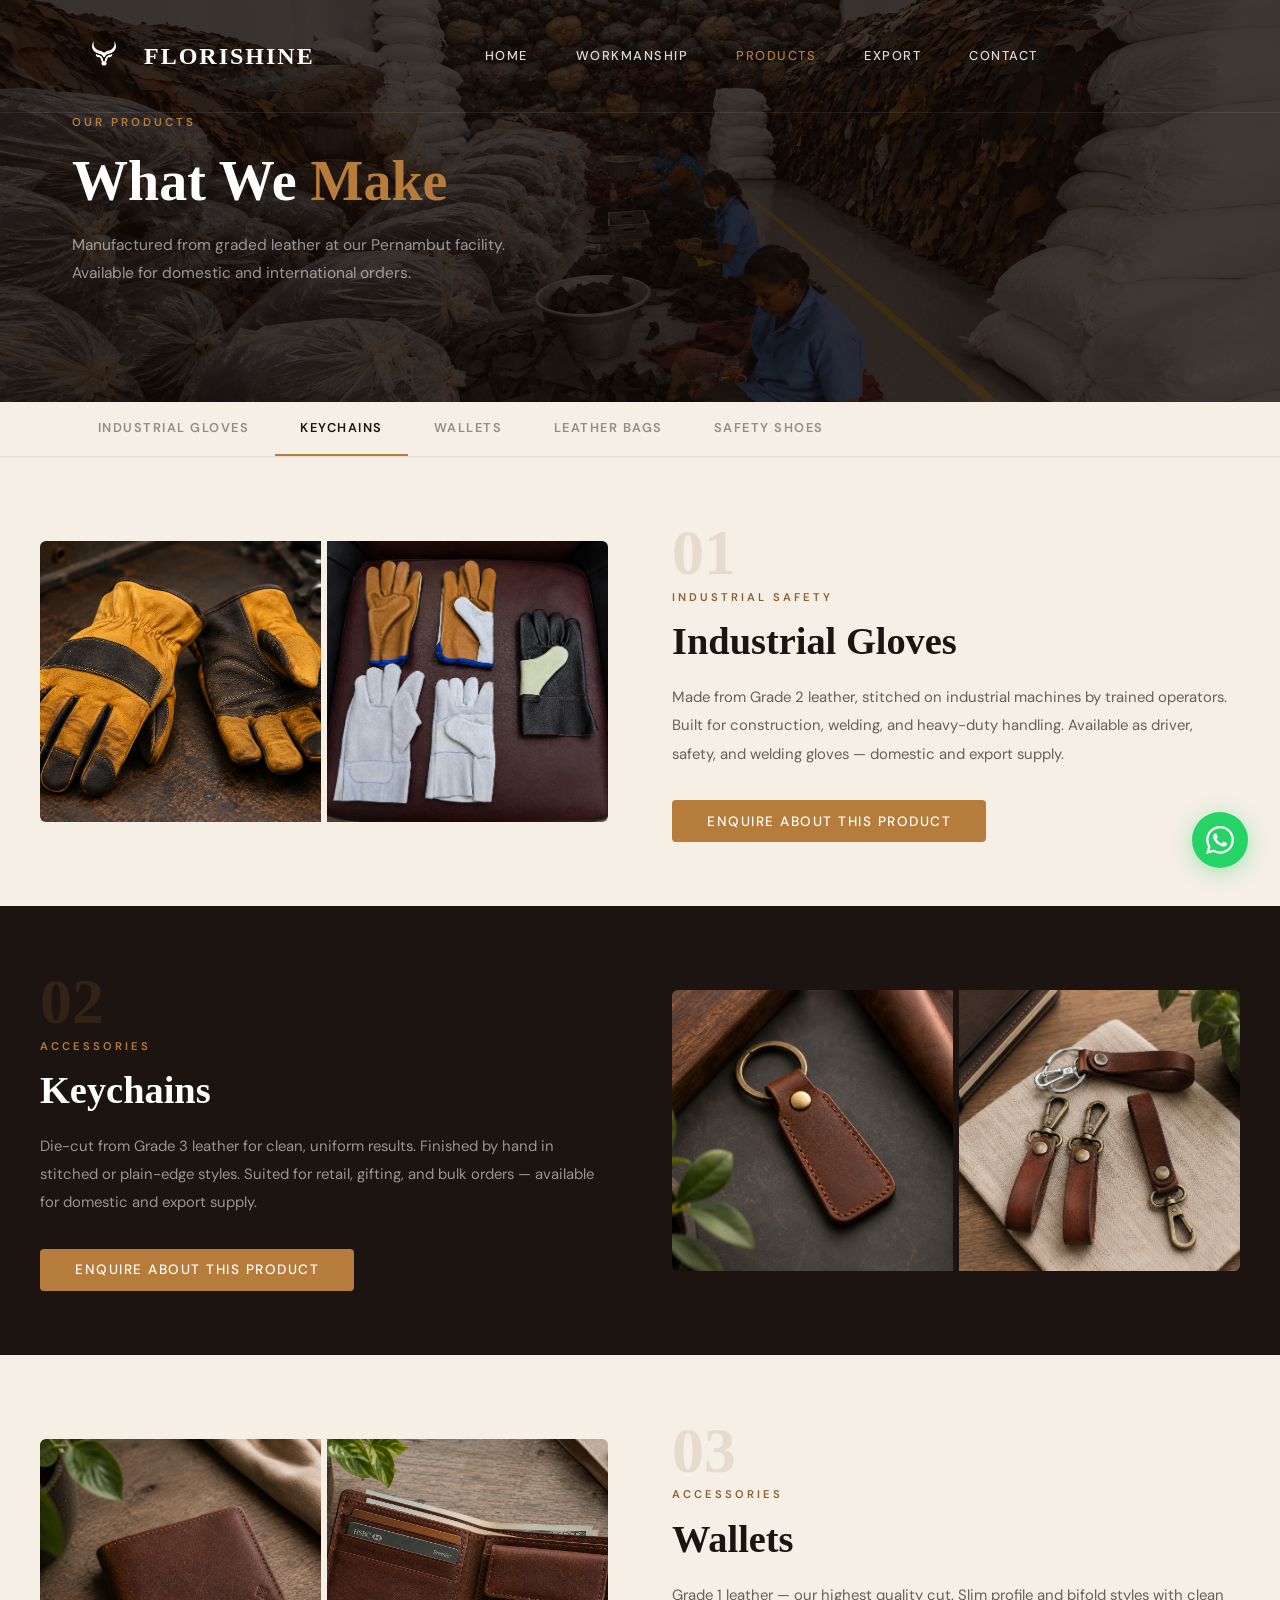
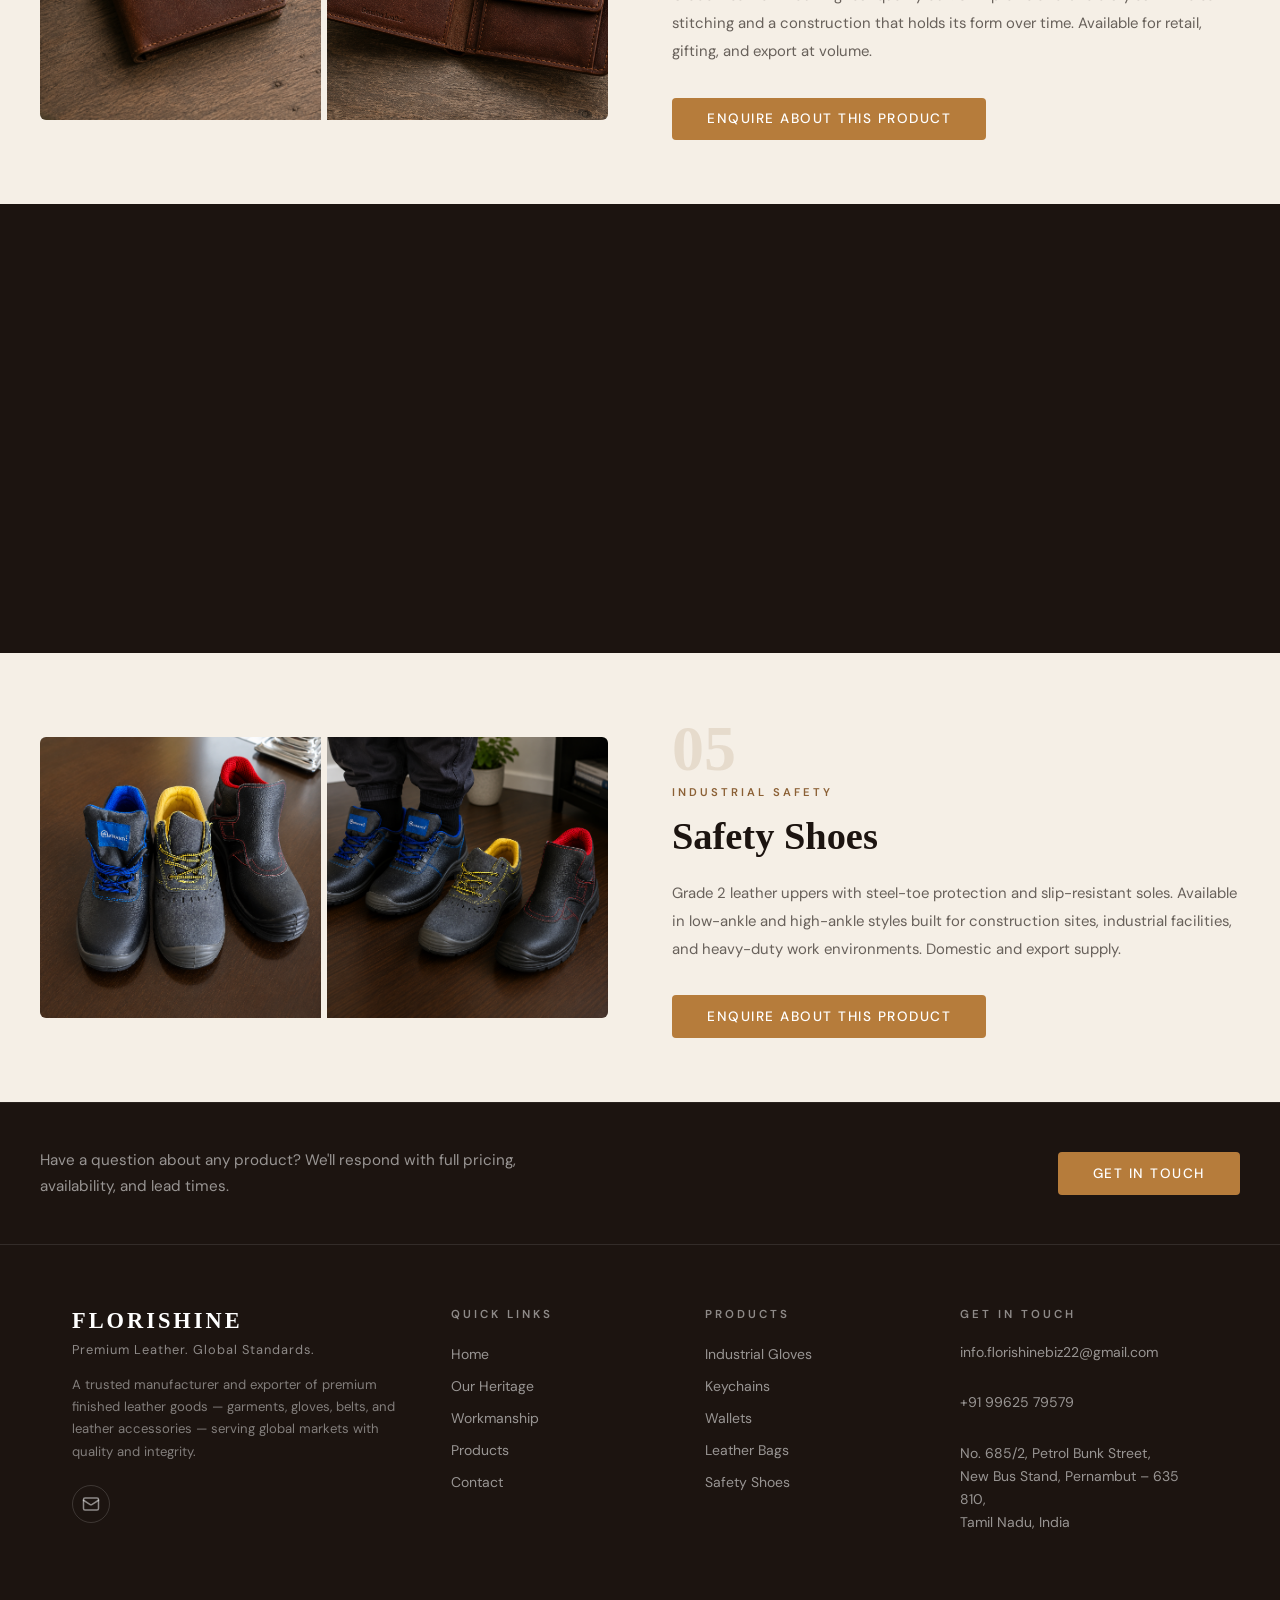
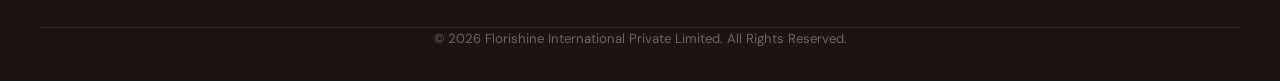
<file: products.html>
<!doctype html>
<html lang="en">
<head>
  <meta charset="UTF-8"/>
  <link rel="icon" type="image/png" href="images/logo-mark.png"/>
  <meta name="viewport" content="width=device-width, initial-scale=1.0"/>
  <title>Our Products | Florishine International</title>
  <meta name="description" content="Browse Florishine International's full product range — industrial gloves, keychains, wallets, and leather bags. Available for domestic and international supply."/>
  <meta property="og:type" content="website"/>
  <meta property="og:url" content="https://www.florishine.com/products.html"/>
  <meta property="og:title" content="Our Products | Florishine International"/>
  <meta property="og:description" content="Browse Florishine International's full product range — industrial gloves, keychains, wallets, and leather bags. Available for domestic and international supply."/>
  <meta property="og:image" content="https://www.florishine.com/images/logo-mark.png"/>
  <meta name="twitter:card" content="summary_large_image"/>
  <meta name="twitter:title" content="Our Products | Florishine International"/>
  <meta name="twitter:description" content="Browse Florishine International's full product range — industrial gloves, keychains, wallets, and leather bags. Available for domestic and international supply."/>
  <link rel="stylesheet" href="css/styles.css"/>
</head>
<body>

<!-- ════════════════ NAVBAR ════════════════ -->
<nav class="navbar">
  <div class="nav-container">
    <a href="index.html" class="nav-logo"><img src="images/logo-mark.png" alt="" class="nav-logo-mark" aria-hidden="true"/>FLORISHINE</a>
    <ul class="nav-links">
      <li><a href="index.html">Home</a></li>
      <li><a href="workmanship.html">Workmanship</a></li>
      <li><a href="products.html" class="nav-current">Products</a></li>
      <li><a href="export.html">Export</a></li>
      <li><a href="index.html#contact">Contact</a></li>
    </ul>
    <div class="nav-actions">
      <button class="menu-toggle" id="menuToggle" aria-label="Toggle menu">
        <svg id="iconOpen" width="24" height="24" viewBox="0 0 24 24" fill="none" stroke="currentColor" stroke-width="2" stroke-linecap="round" stroke-linejoin="round"><line x1="3" y1="12" x2="21" y2="12"/><line x1="3" y1="6" x2="21" y2="6"/><line x1="3" y1="18" x2="21" y2="18"/></svg>
        <svg id="iconClose" width="24" height="24" viewBox="0 0 24 24" fill="none" stroke="currentColor" stroke-width="2" stroke-linecap="round" stroke-linejoin="round" style="display:none"><line x1="18" y1="6" x2="6" y2="18"/><line x1="6" y1="6" x2="18" y2="18"/></svg>
      </button>
    </div>
  </div>
  <div class="mobile-menu" id="mobileMenu">
    <ul class="mobile-nav-links">
      <li><a href="index.html">Home</a></li>
      <li><a href="workmanship.html">Workmanship</a></li>
      <li><a href="products.html" class="nav-current">Products</a></li>
      <li><a href="export.html">Export</a></li>
      <li><a href="index.html#contact">Contact</a></li>
    </ul>
  </div>
</nav>

<!-- ════════════════ PAGE HERO ════════════════ -->
<section class="prod-hero">
  <div class="prod-hero-inner">
    <p class="prod-eyebrow">Our Products</p>
    <h1 class="prod-hero-title">What We <span>Make</span></h1>
    <p class="prod-hero-desc">Manufactured from graded leather at our Pernambut facility. Available for domestic and international orders.</p>
  </div>
</section>

<!-- ════════════════ PRODUCT NAV ════════════════ -->
<div class="prod-nav-strip">
  <div class="container prod-nav-inner">
    <a href="#industrial-gloves" class="prod-nav-link">Industrial Gloves</a>
    <a href="#keychains" class="prod-nav-link">Keychains</a>
    <a href="#wallets" class="prod-nav-link">Wallets</a>
    <a href="#leather-bags" class="prod-nav-link">Leather Bags</a>
    <a href="#safety-shoes" class="prod-nav-link">Safety Shoes</a>
  </div>
</div>

<!-- ════════════════ PRODUCT 01 — INDUSTRIAL GLOVES ════════════════ -->
<section id="industrial-gloves" class="prod-section prod-section--light">
  <div class="container prod-inner">
    <div class="prod-image-col fade-in-left">
      <div class="prod-img-grid prod-img-grid--2">
        <img src="images/products/industrial-gloves.png" alt="Industrial gloves — stacked pairs ready for dispatch" loading="lazy">
        <img src="images/products/industrial-gloves2.png" alt="Range of industrial glove types" loading="lazy">
      </div>
    </div>
    <div class="prod-content-col fade-in-right">
      <p class="prod-count">01</p>
      <p class="prod-cat">Industrial Safety</p>
      <h2 class="prod-title">Industrial Gloves</h2>
      <p class="prod-desc">Made from Grade 2 leather, stitched on industrial machines by trained operators. Built for construction, welding, and heavy-duty handling. Available as driver, safety, and welding gloves — domestic and export supply.</p>
      <a href="index.html#contact"><button class="btn btn-primary">Enquire About This Product</button></a>
    </div>
  </div>
</section>

<!-- ════════════════ PRODUCT 02 — KEYCHAINS ════════════════ -->
<section id="keychains" class="prod-section prod-section--dark">
  <div class="container prod-inner prod-inner--reversed">
    <div class="prod-content-col fade-in-left">
      <p class="prod-count">02</p>
      <p class="prod-cat">Accessories</p>
      <h2 class="prod-title">Keychains</h2>
      <p class="prod-desc">Die-cut from Grade 3 leather for clean, uniform results. Finished by hand in stitched or plain-edge styles. Suited for retail, gifting, and bulk orders — available for domestic and export supply.</p>
      <a href="index.html#contact"><button class="btn btn-primary">Enquire About This Product</button></a>
    </div>
    <div class="prod-image-col fade-in-right">
      <div class="prod-img-grid prod-img-grid--2">
        <img src="images/products/keychain.png" alt="Leather keychains — brown with brass hardware" loading="lazy">
        <img src="images/products/keychain2.png" alt="Leather keychain detail" loading="lazy">
      </div>
    </div>
  </div>
</section>

<!-- ════════════════ PRODUCT 03 — WALLETS ════════════════ -->
<section id="wallets" class="prod-section prod-section--light">
  <div class="container prod-inner">
    <div class="prod-image-col fade-in-left">
      <div class="prod-img-grid prod-img-grid--2">
        <img src="images/products/wallet1.png" alt="Leather wallet — front view" loading="lazy">
        <img src="images/products/wallet2.png" alt="Leather wallet detail" loading="lazy">
      </div>
    </div>
    <div class="prod-content-col fade-in-right">
      <p class="prod-count">03</p>
      <p class="prod-cat">Accessories</p>
      <h2 class="prod-title">Wallets</h2>
      <p class="prod-desc">Grade 1 leather — our highest quality cut. Slim profile and bifold styles with clean stitching and a construction that holds its form over time. Available for retail, gifting, and export at volume.</p>
      <a href="index.html#contact"><button class="btn btn-primary">Enquire About This Product</button></a>
    </div>
  </div>
</section>

<!-- ════════════════ PRODUCT 04 — LEATHER BAGS ════════════════ -->
<section id="leather-bags" class="prod-section prod-section--dark">
  <div class="container prod-inner prod-inner--reversed">
    <div class="prod-content-col fade-in-left">
      <p class="prod-count">04</p>
      <p class="prod-cat">Bags &amp; Carry</p>
      <h2 class="prod-title">Leather Bags</h2>
      <p class="prod-desc">Carry and tote bags from Grade 1 leather. Built for durability and daily use in standard and custom dimensions. Suitable for retail, institutional, and export supply at scale.</p>
      <a href="index.html#contact"><button class="btn btn-primary">Enquire About This Product</button></a>
    </div>
    <div class="prod-image-col fade-in-right">
      <div class="prod-img-grid prod-img-grid--2">
        <img src="images/products/leather-bags.png" alt="Brown leather briefcase — front view" loading="lazy">
        <img src="images/products/leather-bags2.png" alt="Leather briefcase — open compartments" loading="lazy">
      </div>
    </div>
  </div>
</section>

<!-- ════════════════ PRODUCT 05 — SAFETY SHOES ════════════════ -->
<section id="safety-shoes" class="prod-section prod-section--light">
  <div class="container prod-inner">
    <div class="prod-image-col fade-in-left">
      <div class="prod-img-grid prod-img-grid--2">
        <img src="images/products/safety-shoes.png" alt="Range of leather safety shoes manufactured at Pernambut" loading="lazy">
        <img src="images/products/safety-shoes2.png" alt="Safety shoe detail" loading="lazy">
      </div>
    </div>
    <div class="prod-content-col fade-in-right">
      <p class="prod-count">05</p>
      <p class="prod-cat">Industrial Safety</p>
      <h2 class="prod-title">Safety Shoes</h2>
      <p class="prod-desc">Grade 2 leather uppers with steel-toe protection and slip-resistant soles. Available in low-ankle and high-ankle styles built for construction sites, industrial facilities, and heavy-duty work environments. Domestic and export supply.</p>
      <a href="index.html#contact"><button class="btn btn-primary">Enquire About This Product</button></a>
    </div>
  </div>
</section>

<!-- ════════════════ CLOSING BAND ════════════════ -->
<section class="prod-closing-band">
  <div class="container prod-closing-inner">
    <p class="prod-closing-text">Have a question about any product? We'll respond with full pricing, availability, and lead times.</p>
    <a href="index.html#contact"><button class="btn btn-primary">Get in Touch</button></a>
  </div>
</section>

<!-- ════════════════ FOOTER ════════════════ -->
<div class="wm-footer">
  <div class="cf-links-grid container" style="padding: 4rem 2rem 2rem;">
    <div class="footer-col footer-col-brand">
      <h2 class="footer-logo">FLORISHINE</h2>
      <p class="footer-tagline">Premium Leather. Global Standards.</p>
      <p class="footer-desc">A trusted manufacturer and exporter of premium finished leather goods — garments, gloves, belts, and leather accessories — serving global markets with quality and integrity.</p>
      <div class="social-links">
        <a href="mailto:info.florishinebiz22@gmail.com" class="social-icon" aria-label="Email">
          <svg width="18" height="18" viewBox="0 0 24 24" fill="none" stroke="currentColor" stroke-width="2" stroke-linecap="round" stroke-linejoin="round"><rect x="2" y="4" width="20" height="16" rx="2"/><path d="m22 7-8.97 5.7a1.94 1.94 0 0 1-2.06 0L2 7"/></svg>
        </a>
      </div>
    </div>
    <div class="footer-col">
      <h4 class="footer-col-title">Quick Links</h4>
      <ul class="footer-links">
        <li><a href="index.html">Home</a></li>
        <li><a href="index.html#about">Our Heritage</a></li>
        <li><a href="workmanship.html">Workmanship</a></li>
        <li><a href="products.html">Products</a></li>
        <li><a href="index.html#contact">Contact</a></li>
      </ul>
    </div>
    <div class="footer-col">
      <h4 class="footer-col-title">Products</h4>
      <ul class="footer-links">
        <li><a href="products.html#industrial-gloves">Industrial Gloves</a></li>
        <li><a href="products.html#keychains">Keychains</a></li>
        <li><a href="products.html#wallets">Wallets</a></li>
        <li><a href="products.html#leather-bags">Leather Bags</a></li>
        <li><a href="products.html#safety-shoes">Safety Shoes</a></li>
      </ul>
    </div>
    <div class="footer-col">
      <h4 class="footer-col-title">Get in Touch</h4>
      <div class="footer-contact-info">
        <p><a href="mailto:info.florishinebiz22@gmail.com">info.florishinebiz22@gmail.com</a></p>
        <p><a href="https://wa.me/919962579579" target="_blank" rel="noopener">+91 99625 79579</a></p>
        <p>No. 685/2, Petrol Bunk Street,<br>New Bus Stand, Pernambut – 635 810,<br>Tamil Nadu, India</p>
      </div>
    </div>
  </div>
  <div class="footer-bottom container" style="padding: 0 2rem 2rem;">
    <span>&copy; <span id="year"></span> Florishine International Private Limited. All Rights Reserved.</span>
  </div>
</div>

<a href="https://wa.me/919962579579" class="wa-float" target="_blank" rel="noopener" aria-label="Chat on WhatsApp">
  <svg viewBox="0 0 24 24" xmlns="http://www.w3.org/2000/svg"><path d="M17.472 14.382c-.297-.149-1.758-.867-2.03-.967-.273-.099-.471-.148-.67.15-.197.297-.767.966-.94 1.164-.173.199-.347.223-.644.075-.297-.15-1.255-.463-2.39-1.475-.883-.788-1.48-1.761-1.653-2.059-.173-.297-.018-.458.13-.606.134-.133.298-.347.446-.52.149-.174.198-.298.298-.497.099-.198.05-.371-.025-.52-.075-.149-.669-1.612-.916-2.207-.242-.579-.487-.5-.669-.51-.173-.008-.371-.01-.57-.01-.198 0-.52.074-.792.372-.272.297-1.04 1.016-1.04 2.479 0 1.462 1.065 2.875 1.213 3.074.149.198 2.096 3.2 5.077 4.487.709.306 1.262.489 1.694.625.712.227 1.36.195 1.871.118.571-.085 1.758-.719 2.006-1.413.248-.694.248-1.289.173-1.413-.074-.124-.272-.198-.57-.347m-5.421 7.403h-.004a9.87 9.87 0 01-5.031-1.378l-.361-.214-3.741.982.998-3.648-.235-.374a9.86 9.86 0 01-1.51-5.26c.001-5.45 4.436-9.884 9.888-9.884 2.64 0 5.122 1.03 6.988 2.898a9.825 9.825 0 012.893 6.994c-.003 5.45-4.437 9.884-9.885 9.884m8.413-18.297A11.815 11.815 0 0012.05 0C5.495 0 .16 5.335.157 11.892c0 2.096.547 4.142 1.588 5.945L.057 24l6.305-1.654a11.882 11.882 0 005.683 1.448h.005c6.554 0 11.89-5.335 11.893-11.893a11.821 11.821 0 00-3.48-8.413z"/></svg>
</a>
<script src="js/main.js"></script>
</body>
</html>
</file>
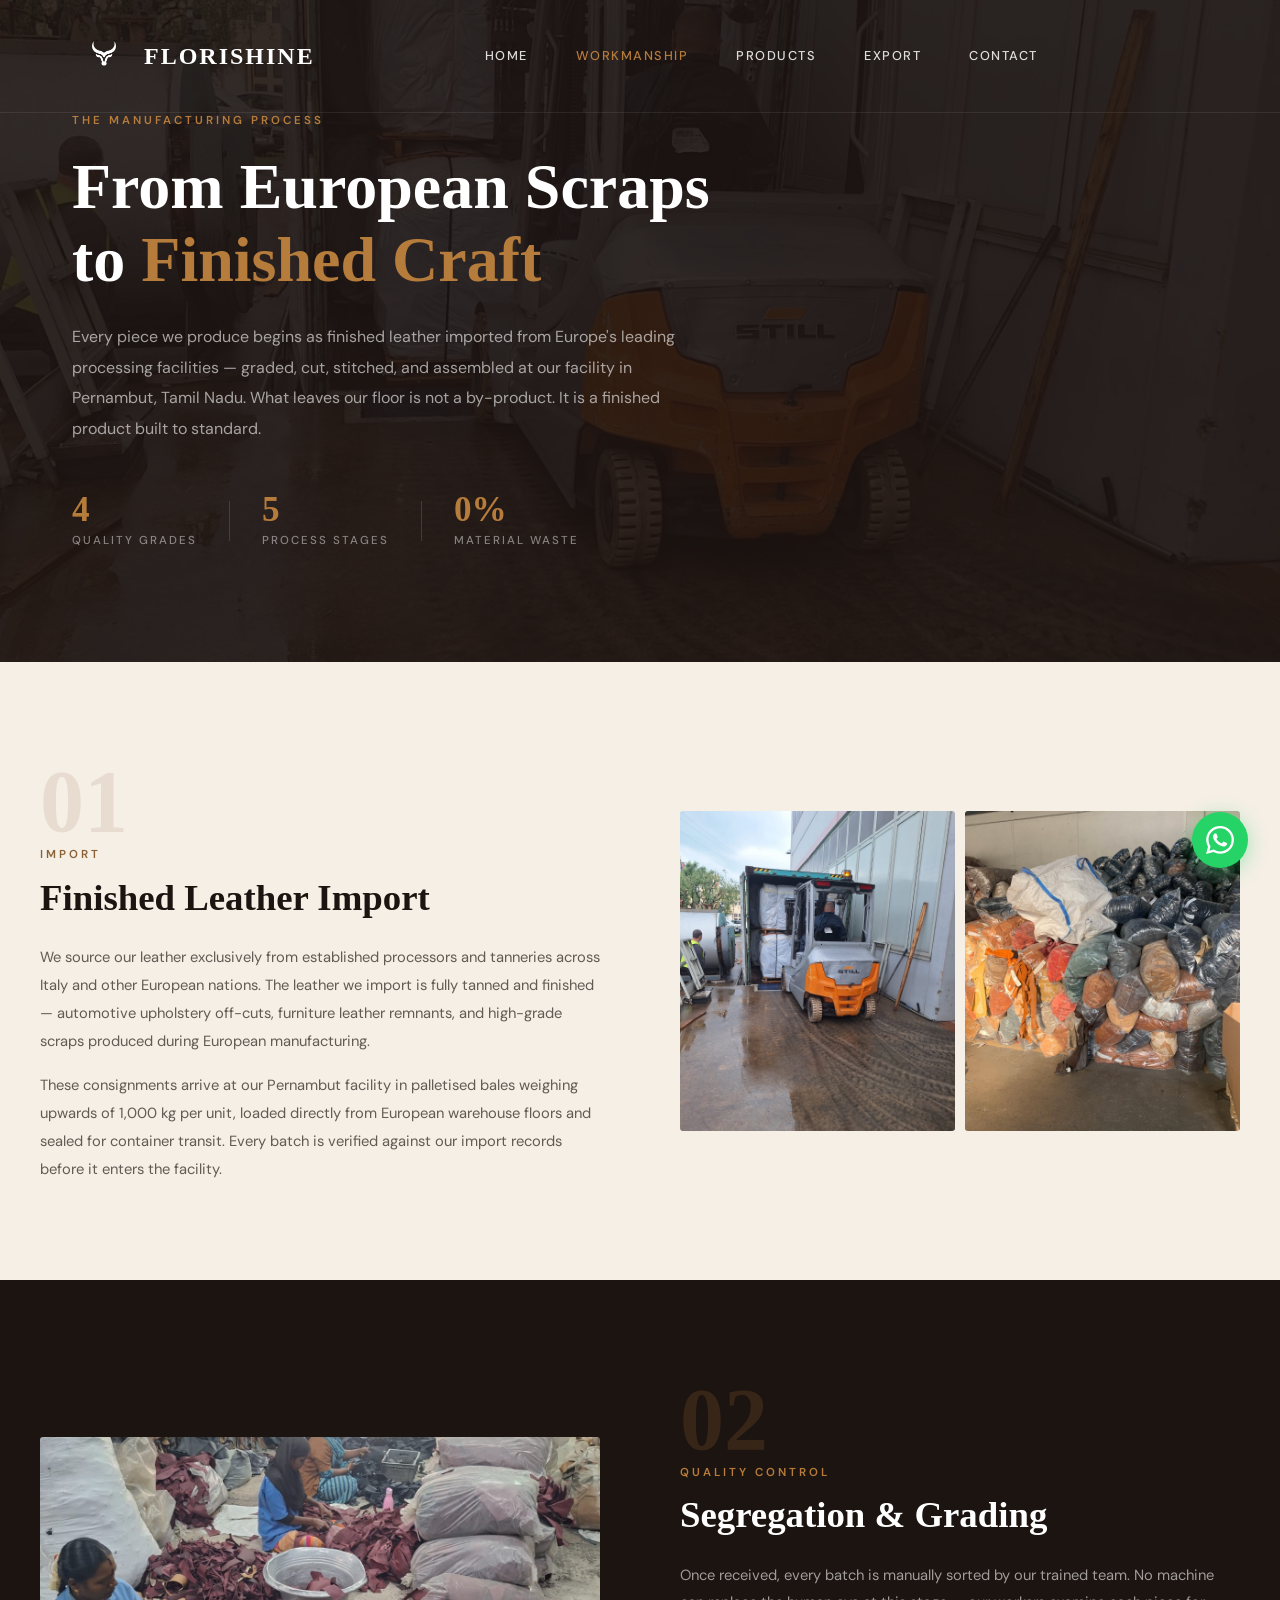
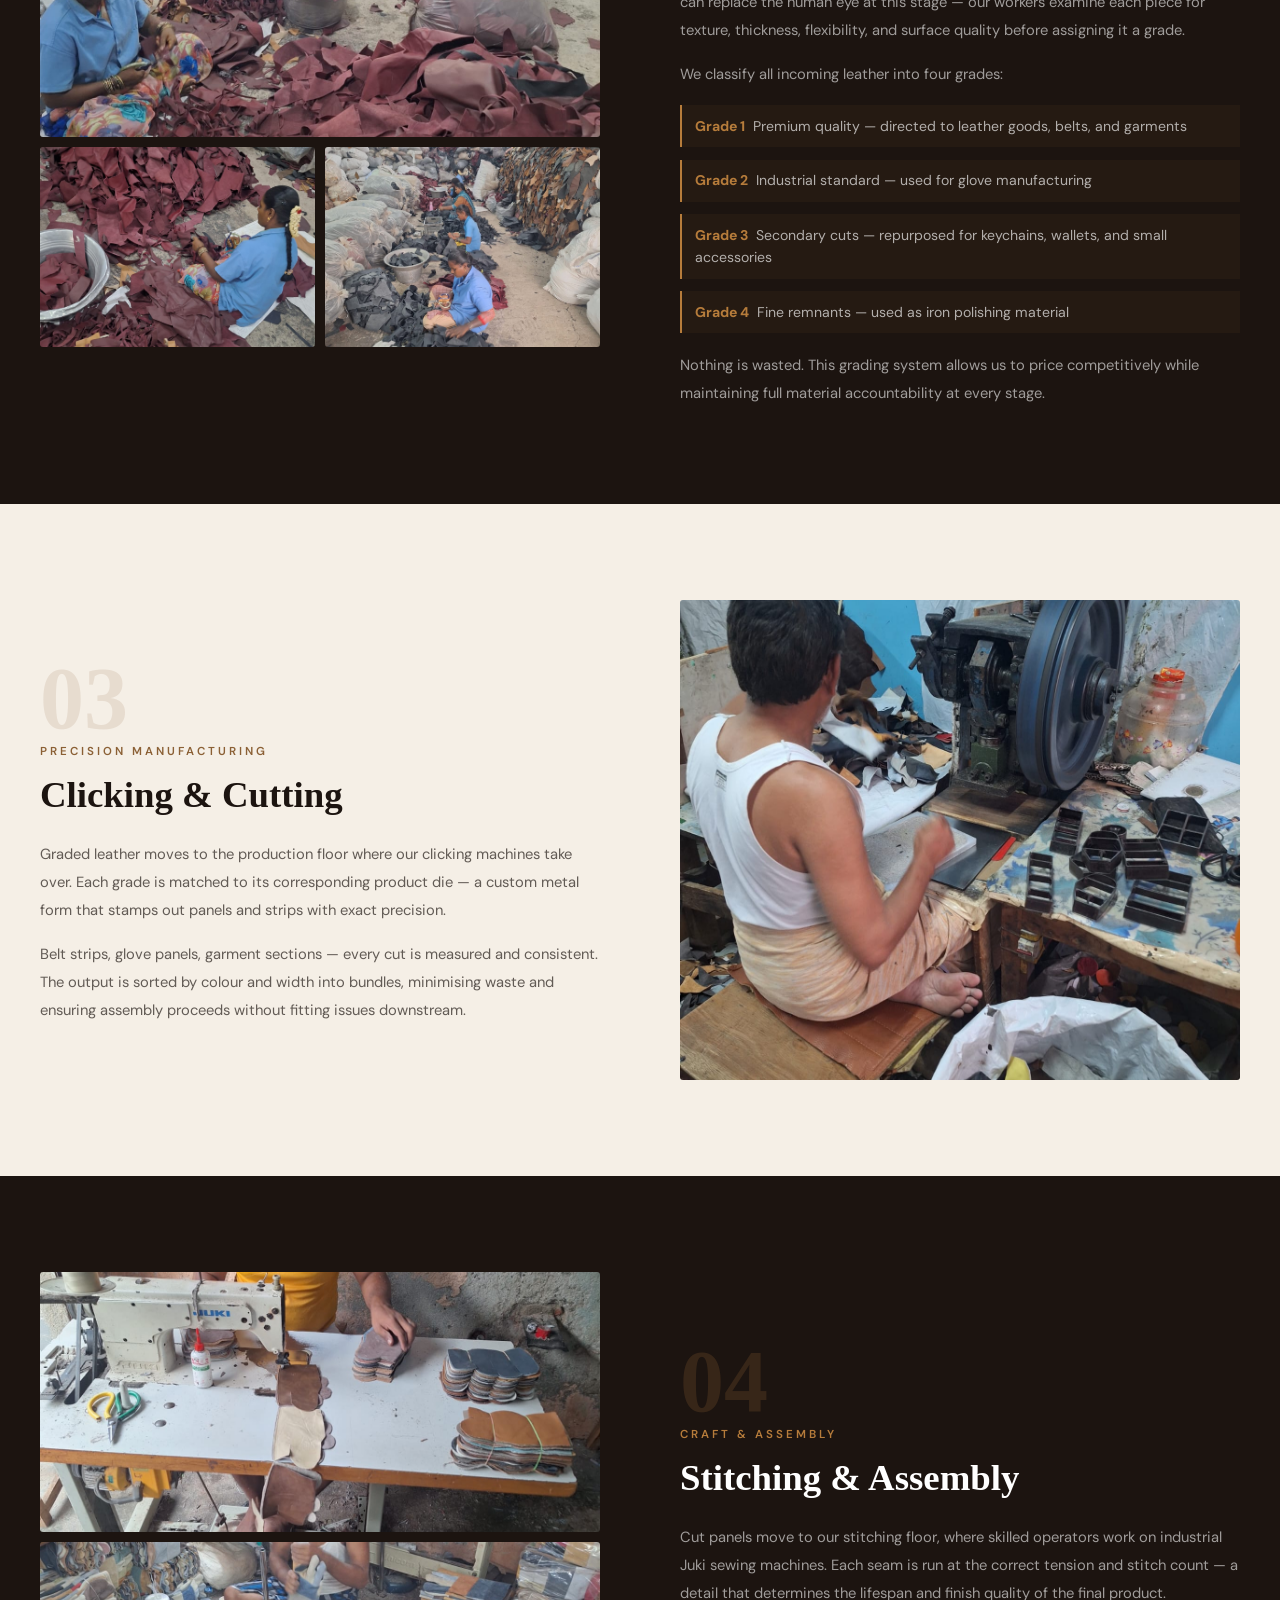
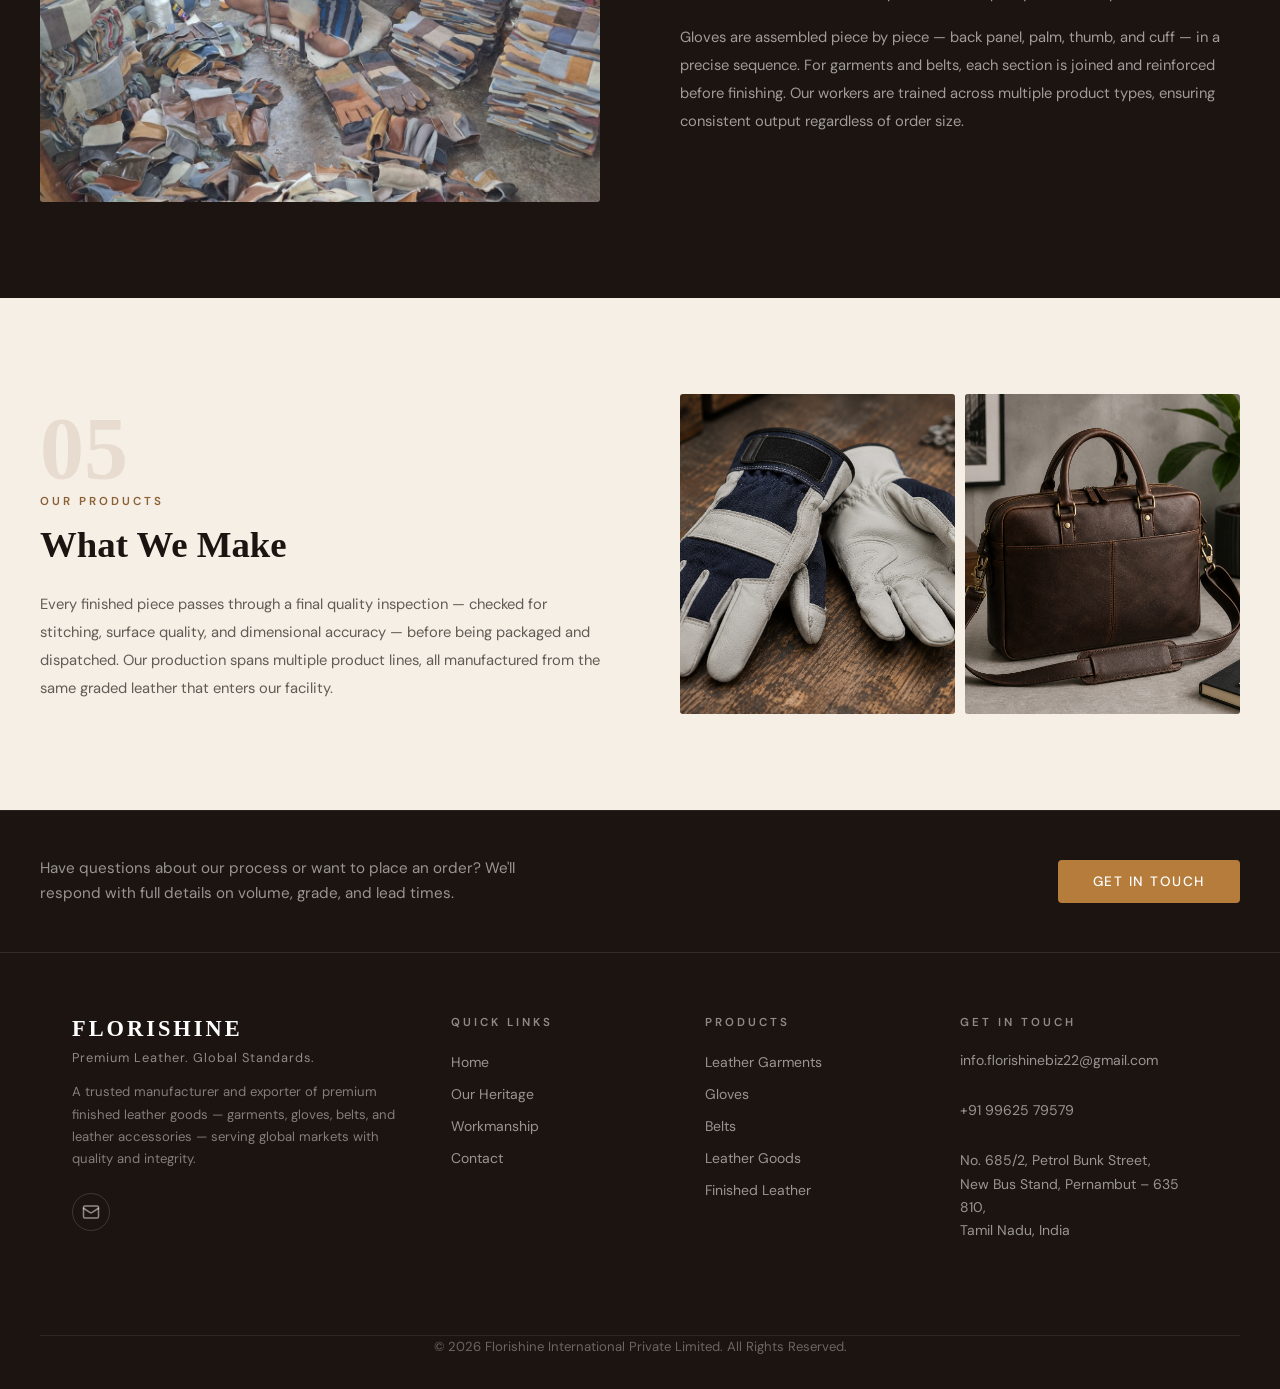
<file: workmanship.html>
<!doctype html>
<html lang="en">
<head>
  <meta charset="UTF-8"/>
  <link rel="icon" type="image/png" href="images/logo-mark.png"/>
  <meta name="viewport" content="width=device-width, initial-scale=1.0"/>
  <title>Our Workmanship | Florishine International</title>
  <meta name="description" content="Discover how Florishine International transforms European leather imports into premium finished products — belts, gloves, garments — through precision craftsmanship in Pernambut, Tamil Nadu."/>
  <meta property="og:type" content="website"/>
  <meta property="og:url" content="https://www.florishine.com/workmanship.html"/>
  <meta property="og:title" content="Our Workmanship | Florishine International"/>
  <meta property="og:description" content="Discover how Florishine International transforms European leather imports into premium finished products — belts, gloves, garments — through precision craftsmanship in Pernambut, Tamil Nadu."/>
  <meta property="og:image" content="https://www.florishine.com/images/logo-mark.png"/>
  <meta name="twitter:card" content="summary_large_image"/>
  <meta name="twitter:title" content="Our Workmanship | Florishine International"/>
  <meta name="twitter:description" content="Discover how Florishine International transforms European leather imports into premium finished products — belts, gloves, garments — through precision craftsmanship in Pernambut, Tamil Nadu."/>
  <link rel="stylesheet" href="css/styles.css"/>
</head>
<body>

<!-- ════════════════ NAVBAR ════════════════ -->
<nav class="navbar">
  <div class="nav-container">
    <a href="index.html" class="nav-logo"><img src="images/logo-mark.png" alt="" class="nav-logo-mark" aria-hidden="true"/>FLORISHINE</a>
    <ul class="nav-links">
      <li><a href="index.html">Home</a></li>
      <li><a href="workmanship.html" class="nav-current">Workmanship</a></li>
      <li><a href="products.html">Products</a></li>
      <li><a href="export.html">Export</a></li>
      <li><a href="index.html#contact">Contact</a></li>
    </ul>
    <div class="nav-actions">
      <button class="menu-toggle" id="menuToggle" aria-label="Toggle menu">
        <svg id="iconOpen" width="24" height="24" viewBox="0 0 24 24" fill="none" stroke="currentColor" stroke-width="2" stroke-linecap="round" stroke-linejoin="round"><line x1="3" y1="12" x2="21" y2="12"/><line x1="3" y1="6" x2="21" y2="6"/><line x1="3" y1="18" x2="21" y2="18"/></svg>
        <svg id="iconClose" width="24" height="24" viewBox="0 0 24 24" fill="none" stroke="currentColor" stroke-width="2" stroke-linecap="round" stroke-linejoin="round" style="display:none"><line x1="18" y1="6" x2="6" y2="18"/><line x1="6" y1="6" x2="18" y2="18"/></svg>
      </button>
    </div>
  </div>
  <div class="mobile-menu" id="mobileMenu">
    <ul class="mobile-nav-links">
      <li><a href="index.html">Home</a></li>
      <li><a href="workmanship.html" class="nav-current">Workmanship</a></li>
      <li><a href="products.html">Products</a></li>
      <li><a href="export.html">Export</a></li>
      <li><a href="index.html#contact">Contact</a></li>
    </ul>
  </div>
</nav>

<!-- ════════════════ HERO ════════════════ -->
<section class="wm-hero">
  <div class="wm-hero-bg"></div>
  <div class="wm-hero-inner">
    <div class="wm-hero-content">
      <p class="wm-eyebrow">The Manufacturing Process</p>
      <h1 class="wm-hero-title">From European Scraps<br>to <span>Finished Craft</span></h1>
      <p class="wm-hero-desc">Every piece we produce begins as finished leather imported from Europe's leading processing facilities — graded, cut, stitched, and assembled at our facility in Pernambut, Tamil Nadu. What leaves our floor is not a by-product. It is a finished product built to standard.</p>
      <div class="wm-hero-stats">
        <div class="wm-hero-stat">
          <span class="wm-hero-stat-value">4</span>
          <span class="wm-hero-stat-label">Quality Grades</span>
        </div>
        <div class="wm-hero-stat-divider"></div>
        <div class="wm-hero-stat">
          <span class="wm-hero-stat-value">5</span>
          <span class="wm-hero-stat-label">Process Stages</span>
        </div>
        <div class="wm-hero-stat-divider"></div>
        <div class="wm-hero-stat">
          <span class="wm-hero-stat-value">0%</span>
          <span class="wm-hero-stat-label">Material Waste</span>
        </div>
      </div>
    </div>
  </div>
</section>

<!-- ════════════════ STEP 01 — FINISHED LEATHER IMPORT ════════════════ -->
<section class="wm-step wm-step--light">
  <div class="container wm-step-inner">
    <div class="wm-step-content fade-in-left">
      <p class="wm-step-number">01</p>
      <p class="wm-step-eyebrow">Import</p>
      <h2 class="wm-step-title">Finished Leather Import</h2>
      <p class="wm-step-body">We source our leather exclusively from established processors and tanneries across Italy and other European nations. The leather we import is fully tanned and finished — automotive upholstery off-cuts, furniture leather remnants, and high-grade scraps produced during European manufacturing.</p>
      <p class="wm-step-body">These consignments arrive at our Pernambut facility in palletised bales weighing upwards of 1,000 kg per unit, loaded directly from European warehouse floors and sealed for container transit. Every batch is verified against our import records before it enters the facility.</p>
    </div>
    <div class="wm-img-grid wm-img-grid--2col fade-in-right">
      <img src="images/workmanship/import2.jpeg" alt="Forklift loading palletised leather bales into shipping container in Europe"/>
      <img src="images/workmanship/import3.jpeg" alt="Warehouse floor stacked with bags of finished leather in multiple grades"/>
    </div>
  </div>
</section>

<!-- ════════════════ STEP 02 — SEGREGATION & GRADING ════════════════ -->
<section class="wm-step wm-step--dark">
  <div class="container wm-step-inner wm-step-inner--reversed">
    <div class="wm-img-grid wm-img-grid--3 fade-in-left">
      <img src="images/workmanship/image.jpeg" alt="Workers manually sorting leather scraps on the floor"/>
      <img src="images/workmanship/image2.jpeg" alt="Close-up of worker grading leather pieces"/>
      <img src="images/workmanship/image3.jpeg" alt="Large warehouse grading floor with workers and bags"/>
    </div>
    <div class="wm-step-content fade-in-right">
      <p class="wm-step-number">02</p>
      <p class="wm-step-eyebrow">Quality Control</p>
      <h2 class="wm-step-title">Segregation &amp; Grading</h2>
      <p class="wm-step-body">Once received, every batch is manually sorted by our trained team. No machine can replace the human eye at this stage — our workers examine each piece for texture, thickness, flexibility, and surface quality before assigning it a grade.</p>
      <p class="wm-step-body">We classify all incoming leather into four grades:</p>
      <ul class="wm-grade-list">
        <li><span class="wm-grade-label">Grade 1</span>Premium quality — directed to leather goods, belts, and garments</li>
        <li><span class="wm-grade-label">Grade 2</span>Industrial standard — used for glove manufacturing</li>
        <li><span class="wm-grade-label">Grade 3</span>Secondary cuts — repurposed for keychains, wallets, and small accessories</li>
        <li><span class="wm-grade-label">Grade 4</span>Fine remnants — used as iron polishing material</li>
      </ul>
      <p class="wm-step-body">Nothing is wasted. This grading system allows us to price competitively while maintaining full material accountability at every stage.</p>
    </div>
  </div>
</section>

<!-- ════════════════ STEP 03 — CLICKING & CUTTING ════════════════ -->
<section class="wm-step wm-step--light">
  <div class="container wm-step-inner">
    <div class="wm-step-content fade-in-left">
      <p class="wm-step-number">03</p>
      <p class="wm-step-eyebrow">Precision Manufacturing</p>
      <h2 class="wm-step-title">Clicking &amp; Cutting</h2>
      <p class="wm-step-body">Graded leather moves to the production floor where our clicking machines take over. Each grade is matched to its corresponding product die — a custom metal form that stamps out panels and strips with exact precision.</p>
      <p class="wm-step-body">Belt strips, glove panels, garment sections — every cut is measured and consistent. The output is sorted by colour and width into bundles, minimising waste and ensuring assembly proceeds without fitting issues downstream.</p>
    </div>
    <div class="wm-img-single fade-in-right">
      <img src="images/workmanship/image5.jpeg" alt="Worker operating clicking die-cutting machine with metal dies"/>
    </div>
  </div>
</section>

<!-- ════════════════ STEP 04 — STITCHING & ASSEMBLY ════════════════ -->
<section class="wm-step wm-step--dark">
  <div class="container wm-step-inner wm-step-inner--reversed">
    <div class="wm-img-grid wm-img-grid--2 fade-in-left">
      <img src="images/workmanship/image7.jpeg" alt="Skilled worker stitching leather panels on a Juki sewing machine"/>
      <img src="images/workmanship/image6.jpeg" alt="Worker assembling stacks of finished leather gloves"/>
    </div>
    <div class="wm-step-content fade-in-right">
      <p class="wm-step-number">04</p>
      <p class="wm-step-eyebrow">Craft &amp; Assembly</p>
      <h2 class="wm-step-title">Stitching &amp; Assembly</h2>
      <p class="wm-step-body">Cut panels move to our stitching floor, where skilled operators work on industrial Juki sewing machines. Each seam is run at the correct tension and stitch count — a detail that determines the lifespan and finish quality of the final product.</p>
      <p class="wm-step-body">Gloves are assembled piece by piece — back panel, palm, thumb, and cuff — in a precise sequence. For garments and belts, each section is joined and reinforced before finishing. Our workers are trained across multiple product types, ensuring consistent output regardless of order size.</p>
    </div>
  </div>
</section>

<!-- ════════════════ STEP 05 — WHAT WE MAKE ════════════════ -->
<section class="wm-step wm-step--light">
  <div class="container wm-step-inner">
    <div class="wm-step-content fade-in-left">
      <p class="wm-step-number">05</p>
      <p class="wm-step-eyebrow">Our Products</p>
      <h2 class="wm-step-title">What We Make</h2>
      <p class="wm-step-body">Every finished piece passes through a final quality inspection — checked for stitching, surface quality, and dimensional accuracy — before being packaged and dispatched. Our production spans multiple product lines, all manufactured from the same graded leather that enters our facility.</p>
    </div>
    <div class="wm-img-grid wm-img-grid--2col fade-in-right">
      <img src="images/workmanship/industrial-gloves.png" alt="Finished industrial leather gloves ready for dispatch" loading="lazy"/>
      <img src="images/workmanship/leather-bag.png" alt="Finished leather bag — assembled and quality checked" loading="lazy"/>
    </div>
  </div>
</section>

<!-- ════════════════ CTA BAND ════════════════ -->
<section class="prod-closing-band">
  <div class="container prod-closing-inner">
    <p class="prod-closing-text">Have questions about our process or want to place an order? We'll respond with full details on volume, grade, and lead times.</p>
    <a href="index.html#contact"><button class="btn btn-primary">Get in Touch</button></a>
  </div>
</section>

<!-- ════════════════ FOOTER ════════════════ -->
<div class="wm-footer">
  <div class="cf-links-grid container" style="padding: 4rem 2rem 2rem;">
    <div class="footer-col footer-col-brand">
      <h2 class="footer-logo">FLORISHINE</h2>
      <p class="footer-tagline">Premium Leather. Global Standards.</p>
      <p class="footer-desc">A trusted manufacturer and exporter of premium finished leather goods — garments, gloves, belts, and leather accessories — serving global markets with quality and integrity.</p>
      <div class="social-links">
        <a href="mailto:info.florishinebiz22@gmail.com" class="social-icon" aria-label="Email">
          <svg width="18" height="18" viewBox="0 0 24 24" fill="none" stroke="currentColor" stroke-width="2" stroke-linecap="round" stroke-linejoin="round"><rect x="2" y="4" width="20" height="16" rx="2"/><path d="m22 7-8.97 5.7a1.94 1.94 0 0 1-2.06 0L2 7"/></svg>
        </a>
      </div>
    </div>
    <div class="footer-col">
      <h4 class="footer-col-title">Quick Links</h4>
      <ul class="footer-links">
        <li><a href="index.html">Home</a></li>
        <li><a href="index.html#about">Our Heritage</a></li>
        <li><a href="workmanship.html">Workmanship</a></li>
        <li><a href="index.html#contact">Contact</a></li>
      </ul>
    </div>
    <div class="footer-col">
      <h4 class="footer-col-title">Products</h4>
      <ul class="footer-links">
        <li><a href="products.html">Leather Garments</a></li>
        <li><a href="products.html">Gloves</a></li>
        <li><a href="products.html">Belts</a></li>
        <li><a href="products.html">Leather Goods</a></li>
        <li><a href="export.html">Finished Leather</a></li>
      </ul>
    </div>
    <div class="footer-col">
      <h4 class="footer-col-title">Get in Touch</h4>
      <div class="footer-contact-info">
        <p><a href="mailto:info.florishinebiz22@gmail.com">info.florishinebiz22@gmail.com</a></p>
        <p><a href="https://wa.me/919962579579" target="_blank" rel="noopener">+91 99625 79579</a></p>
        <p>No. 685/2, Petrol Bunk Street,<br>New Bus Stand, Pernambut – 635 810,<br>Tamil Nadu, India</p>
      </div>
    </div>
  </div>
  <div class="footer-bottom container" style="padding: 0 2rem 2rem;">
    <span>&copy; <span id="year"></span> Florishine International Private Limited. All Rights Reserved.</span>
  </div>
</div>

<a href="https://wa.me/919962579579" class="wa-float" target="_blank" rel="noopener" aria-label="Chat on WhatsApp">
  <svg viewBox="0 0 24 24" xmlns="http://www.w3.org/2000/svg"><path d="M17.472 14.382c-.297-.149-1.758-.867-2.03-.967-.273-.099-.471-.148-.67.15-.197.297-.767.966-.94 1.164-.173.199-.347.223-.644.075-.297-.15-1.255-.463-2.39-1.475-.883-.788-1.48-1.761-1.653-2.059-.173-.297-.018-.458.13-.606.134-.133.298-.347.446-.52.149-.174.198-.298.298-.497.099-.198.05-.371-.025-.52-.075-.149-.669-1.612-.916-2.207-.242-.579-.487-.5-.669-.51-.173-.008-.371-.01-.57-.01-.198 0-.52.074-.792.372-.272.297-1.04 1.016-1.04 2.479 0 1.462 1.065 2.875 1.213 3.074.149.198 2.096 3.2 5.077 4.487.709.306 1.262.489 1.694.625.712.227 1.36.195 1.871.118.571-.085 1.758-.719 2.006-1.413.248-.694.248-1.289.173-1.413-.074-.124-.272-.198-.57-.347m-5.421 7.403h-.004a9.87 9.87 0 01-5.031-1.378l-.361-.214-3.741.982.998-3.648-.235-.374a9.86 9.86 0 01-1.51-5.26c.001-5.45 4.436-9.884 9.888-9.884 2.64 0 5.122 1.03 6.988 2.898a9.825 9.825 0 012.893 6.994c-.003 5.45-4.437 9.884-9.885 9.884m8.413-18.297A11.815 11.815 0 0012.05 0C5.495 0 .16 5.335.157 11.892c0 2.096.547 4.142 1.588 5.945L.057 24l6.305-1.654a11.882 11.882 0 005.683 1.448h.005c6.554 0 11.89-5.335 11.893-11.893a11.821 11.821 0 00-3.48-8.413z"/></svg>
</a>
<script src="js/main.js"></script>
</body>
</html>
</file>
<file: css/styles.css>
@import url('https://fonts.googleapis.com/css2?family=DM+Sans:ital,opsz,wght@0,9..40,300;0,9..40,400;0,9..40,500;0,9..40,600;0,9..40,700;1,9..40,400&family=Cormorant+Garant:ital,wght@0,400;0,500;0,600;0,700;1,400;1,500&display=swap');

:root {
  --primary: #1C1410;       /* Deep espresso */
  --secondary: #8B6035;     /* Golden tan accent */
  --tan: #B67C3B;           /* Warm tan — buttons */
  --accent: #8B6035;        /* Golden tan — icon & text accents */
  --bg-main: #F5EFE6;       /* Warm ivory */
  --text-main: #2B2B2B;
  --white: #ffffff;
  --font-heading: 'Cormorant Garant', serif;
  --font-body: 'DM Sans', sans-serif;
  --section-padding: 6rem 2rem;
  --container-max: 1200px;
  --transition: all 0.4s cubic-bezier(0.16, 1, 0.3, 1);
}

* { margin: 0; padding: 0; box-sizing: border-box; }
html { scroll-behavior: smooth; overflow-x: hidden; }
body { font-family: var(--font-body); background-color: var(--bg-main); color: var(--text-main); line-height: 1.6; overflow-x: hidden; }
h1, h2, h3, h4 { font-family: var(--font-heading); line-height: 1.1; font-weight: 600; }
a { text-decoration: none; color: inherit; transition: var(--transition); }
ul { list-style: none; }
img { max-width: 100%; display: block; }
.container { max-width: var(--container-max); margin: 0 auto; }

/* ── Buttons ─────────────────────────────────────────── */
.btn {
  display: inline-block; padding: 0.8rem 2.2rem; border-radius: 4px;
  font-weight: 500; cursor: pointer; border: none;
  font-family: var(--font-body); text-transform: uppercase;
  letter-spacing: 1.5px; font-size: 0.85rem;
  transition: var(--transition);
}
.btn-primary { background-color: var(--tan); color: #fff; }
.btn-primary:hover { background-color: var(--primary); transform: translateY(-2px); box-shadow: 0 8px 25px rgba(28,20,16,0.2); }
.hero-btn { transition: all 0.3s ease; }
.hero-btn:hover { transform: translateY(-2px); box-shadow: 0 8px 20px rgba(28,20,16,0.25); }

.section-title { font-size: 3rem; margin-bottom: 2rem; text-align: center; position: relative; }

/* ── Scroll animations ───────────────────────────────── */
.fade-in       { opacity: 0; transform: translateY(30px); transition: opacity 0.8s ease, transform 0.8s ease; }
.fade-in-left  { opacity: 0; transform: translateX(-50px); transition: opacity 0.8s ease, transform 0.8s ease; }
.fade-in-right { opacity: 0; transform: translateX(50px);  transition: opacity 0.8s ease, transform 0.8s ease; }
.fade-scale    { opacity: 0; transform: scale(0.95); transition: opacity 0.8s ease, transform 0.8s ease; }
.fade-in.visible, .fade-in-left.visible, .fade-in-right.visible, .fade-scale.visible {
  opacity: 1; transform: none;
}

/* ── Navbar ──────────────────────────────────────────── */
.navbar {
  padding: 1.5rem 0; position: fixed; top: 0; width: 100%;
  background-color: transparent;
  z-index: 9999; border-bottom: 1px solid rgba(255,255,255,0.08);
  transition: background-color 0.4s ease, border-color 0.4s ease, padding 0.4s ease;
}
.navbar.scrolled {
  background-color: rgba(245,239,230,0.97); backdrop-filter: blur(12px);
  border-bottom: 1px solid rgba(28,20,16,0.08); padding: 1rem 0;
  box-shadow: 0 2px 20px rgba(28,20,16,0.07);
}
.nav-container {
  display: flex; justify-content: space-between; align-items: center;
  padding: 0 2rem; max-width: var(--container-max); margin: 0 auto;
  position: relative; z-index: 2;
}
.nav-logo {
  font-size: 1.5rem; font-weight: 600; letter-spacing: 2px;
  font-family: var(--font-heading); color: #fff;
  transition: color 0.4s ease;
  display: flex; align-items: center; gap: 0.5rem;
}
.nav-logo-mark {
  width: 64px; height: 64px; object-fit: contain;
  filter: brightness(0) invert(1);
  transition: filter 0.4s ease;
}
.navbar.scrolled .nav-logo-mark { filter: brightness(0); }
.navbar.scrolled .nav-logo { color: var(--primary); }
.nav-links { display: flex; gap: 3rem; font-size: 0.8rem; text-transform: uppercase; letter-spacing: 1.5px; font-weight: 500; }
.nav-links a { position: relative; padding-bottom: 4px; color: rgba(255,255,255,0.85); transition: color 0.4s ease; }
.navbar.scrolled .nav-links a { color: var(--text-main); }
.nav-links a::after { content: ''; position: absolute; bottom: 0; left: 0; width: 0; height: 2px; background-color: #C3A179; transition: width 0.3s ease, background-color 0.4s ease; }
.navbar.scrolled .nav-links a::after { background-color: var(--secondary); }
.nav-links a:hover { color: #fff; }
.navbar.scrolled .nav-links a:hover { color: var(--secondary); }
.nav-links a:hover::after { width: 100%; }
.nav-actions { display: flex; align-items: center; gap: 1.5rem; }
.navbar .btn-primary { background: transparent; border: 1.5px solid rgba(255,255,255,0.75); color: #fff; }
.navbar .btn-primary:hover { background-color: var(--tan); border-color: var(--tan); color: #fff; transform: none; box-shadow: none; }
.navbar.scrolled .btn-primary { background-color: var(--tan); border-color: var(--tan); color: #fff; }
.navbar.scrolled .btn-primary:hover { background-color: var(--primary); border-color: var(--primary); color: #fff; }
.menu-toggle { display: none; background: none; border: none; cursor: pointer; color: #fff; padding: 8px; transition: color 0.4s ease; }
.navbar.scrolled .menu-toggle { color: var(--text-main); }
.mobile-menu {
  display: none; position: fixed; inset: 0;
  width: 100%; height: 100vh; min-height: 100svh;
  background-color: var(--white);
  z-index: 9990;
  flex-direction: column;
  justify-content: center;
  align-items: center;
}
.mobile-menu.open { display: flex; }

/* When menu is open: lift nav-container above overlay and switch to dark colours */
.navbar.menu-open .nav-container { z-index: 9995; }
.navbar.menu-open .nav-logo { color: var(--primary); }
.navbar.menu-open .nav-logo-mark { filter: brightness(0); }
.navbar.menu-open .menu-toggle { color: var(--primary); }
.mobile-nav-links { padding: 0 2rem; display: flex; flex-direction: column; gap: 0; width: 100%; max-width: 320px; }
.mobile-nav-links li { border-bottom: 1px solid rgba(28,20,16,0.07); }
.mobile-nav-links li:last-child { border-bottom: none; }
.mobile-nav-links a { display: block; padding: 1.2rem 0; font-size: 1rem; text-transform: uppercase; letter-spacing: 2.5px; font-weight: 600; color: var(--primary); transition: color 0.2s, padding-left 0.2s; text-align: left; }
.mobile-nav-links a:hover, .mobile-nav-links a.nav-current { color: var(--secondary); padding-left: 0.5rem; }
.mobile-nav-links a.nav-current { border-left: 2px solid var(--tan); padding-left: 0.75rem; }

/* ── Hero ────────────────────────────────────────────── */
.hero {
  height: 90vh; min-height: 560px; display: flex; align-items: center; position: relative;
  background-color: #1a0f0a; overflow: hidden;
}
.hero::before {
  content: ''; position: absolute; inset: 0;
  background-image: linear-gradient(to right, rgba(28,20,16,0.72) 0%, rgba(28,20,16,0.38) 55%, rgba(28,20,16,0.1) 100%), url('../images/hero.png');
  background-size: cover; background-position: center;
  z-index: 0;
}
.hero-content { position: relative; z-index: 2; max-width: var(--container-max); margin: 0 auto; padding: 0 2rem; color: #fff; width: 100%; }
.hero-eyebrow { font-size: 0.72rem; letter-spacing: 4px; text-transform: uppercase; color: var(--tan); font-weight: 600; font-family: var(--font-body); margin-bottom: 1.4rem; display: flex; align-items: center; gap: 1rem; }
.hero-eyebrow::before { content: ''; display: inline-block; width: 32px; height: 1px; background-color: var(--tan); flex-shrink: 0; }
.hero h1 { font-size: clamp(2.6rem, 4vw, 4.8rem); line-height: 1.1; margin-bottom: 1.5rem; color: #fff; font-weight: 600; max-width: 840px; }
.hero h1 span { color: #fff; font-style: italic; font-weight: 500; }
.hero-desc { font-size: 1rem; color: rgba(255,255,255,0.82); margin-bottom: 2.8rem; max-width: 480px; line-height: 1.85; font-weight: 400; }
.hero-cta { display: flex; gap: 1.2rem; flex-wrap: wrap; align-items: center; }
.hero-btn-main { border: 1.5px solid var(--tan); background: var(--tan); color: #fff; padding: 1rem 2.6rem; border-radius: 2px; letter-spacing: 2px; font-size: 0.75rem; transition: all 0.35s ease; }
.hero-btn-main:hover { background-color: var(--tan); border-color: var(--tan); color: #fff; transform: translateY(-2px); box-shadow: 0 8px 24px rgba(183,124,59,0.35); }
.hero-btn-ghost { border: 1px solid rgba(255,255,255,0.35); background: transparent; color: rgba(255,255,255,0.7); padding: 1rem 2.6rem; border-radius: 2px; letter-spacing: 2px; font-size: 0.75rem; transition: all 0.35s ease; }
.hero-btn-ghost:hover { border-color: rgba(255,255,255,0.75); color: #fff; transform: translateY(-2px); }

/* ── About ───────────────────────────────────────────── */
.about { padding: var(--section-padding); background-color: #fff; overflow-x: clip; }
.about-grid { display: grid; grid-template-columns: repeat(auto-fit, minmax(300px, 1fr)); gap: 5rem; align-items: center; }
.about-subtitle { font-size: 0.72rem; letter-spacing: 4px; color: var(--secondary); font-weight: 600; margin-bottom: 0.8rem; font-family: var(--font-body); text-transform: uppercase; display: flex; align-items: center; gap: 0.8rem; }
.about-subtitle::before { content: ''; display: inline-block; width: 28px; height: 1.5px; background: var(--secondary); flex-shrink: 0; }
.about-title { font-size: 2.8rem; text-align: left; margin: 0 0 1.8rem; line-height: 1.15; }
.about-title::after { margin: 1rem 0; }
.about-desc { font-size: 0.97rem; color: rgba(44,51,51,0.78); margin-bottom: 1.3rem; line-height: 1.85; }
.about-company { font-weight: 700; color: var(--primary); }
.about-tagline { font-size: 1rem; font-weight: 500; color: var(--secondary); font-style: italic; margin-bottom: 2.5rem; font-family: var(--font-heading); }
.about-image {
  min-height: 480px; border-radius: 4px; overflow: hidden;
  background-image: url('../images/our-story.png'); background-size: cover; background-position: center; background-repeat: no-repeat;
  box-shadow: 20px 20px 0 rgba(139,96,53,0.12), 0 12px 40px rgba(28,20,16,0.1);
  position: relative;
}

/* ── Collection Banner ───────────────────────────────── */
.collection-banner { background-color: var(--primary); }
.banner-wrapper { position: relative; display: flex; align-items: center; overflow: hidden; }
.banner-bg { position: absolute; inset: 0; background-image: url('../images/collection-bg.png'); background-size: cover; background-position: center; }
.banner-overlay { position: absolute; inset: 0; background: linear-gradient(to right, rgba(28,20,16,0.96) 0%, rgba(28,20,16,0.78) 50%, rgba(28,20,16,0.2) 100%); }
.banner-inner { position: relative; z-index: 2; padding: 6rem 2rem; max-width: var(--container-max); margin: 0 auto; width: 100%; }
.banner-text { max-width: 580px; color: #fff; }
.banner-eyebrow { font-size: 0.72rem; letter-spacing: 4px; color: #C3A179; margin-bottom: 1.4rem; font-weight: 600; font-family: var(--font-body); text-transform: uppercase; display: flex; align-items: center; gap: 0.8rem; }
.banner-eyebrow::before { content: ''; display: inline-block; width: 28px; height: 1px; background: #C3A179; flex-shrink: 0; }
.banner-title { font-size: 3.4rem; font-weight: 600; margin-bottom: 1.6rem; line-height: 1.1; }
.banner-desc { font-size: 0.96rem; color: rgba(255,255,255,0.62); line-height: 1.9; margin-bottom: 2.8rem; max-width: 500px; }
.banner-steps {
  display: flex;
  align-items: center;
  gap: 0.6rem;
  margin-bottom: 2.8rem;
  flex-wrap: wrap;
}
.banner-step {
  display: flex;
  flex-direction: column;
  gap: 0.3rem;
}
.banner-step-num {
  font-size: 0.6rem;
  font-weight: 700;
  color: var(--tan);
  letter-spacing: 1px;
  font-family: var(--font-body);
}
.banner-step-label {
  font-size: 0.78rem;
  font-weight: 600;
  color: rgba(255,255,255,0.9);
  letter-spacing: 0.5px;
  font-family: var(--font-body);
  text-transform: uppercase;
}
.banner-step-arrow {
  color: rgba(195,161,121,0.4);
  font-size: 0.8rem;
  margin-bottom: 0.1rem;
  align-self: flex-end;
  padding-bottom: 0.15rem;
}

/* ── Testimonials ────────────────────────────────────── */
.testimonials { padding: 5rem 0; background-color: var(--bg-main); position: relative; overflow: hidden; }
.bull-mark {
  position: absolute;
  width: 580px;
  opacity: 0.055;
  pointer-events: none;
  z-index: 0;
}
.bull-mark--tr { top: -80px; right: -80px; }
.bull-mark--center { top: -120px; left: 50%; transform: translateX(-50%); width: 580px; }
.tq-header { text-align: center; margin-bottom: 3.5rem; position: relative; z-index: 1; }
.tq-sub { font-size: 0.95rem; color: rgba(44,51,51,0.72); line-height: 1.8; max-width: 480px; margin: 0.6rem auto 0; }
.star-filled { color: #C89535; }
.star-empty  { color: rgba(28,20,16,0.14); }

/* ── Testimonial carousel ─────────────────────────────── */
.tq-carousel-wrap { position: relative; z-index: 1; }
.tq-viewport { overflow: hidden; }
.tq-track {
  display: flex;
  gap: 1.4rem;
  transition: transform 0.65s cubic-bezier(0.16, 1, 0.3, 1);
  will-change: transform;
}
.tq-card {
  flex: 0 0 calc(33.333% - 0.94rem);
  background: #fff;
  border-radius: 6px;
  border: 1px solid rgba(28,20,16,0.08);
  padding: 2rem 2rem 1.6rem;
  display: flex;
  flex-direction: column;
  gap: 1.4rem;
  min-height: 240px;
}
.tq-card-top { flex: 1; }
.tq-qmark {
  display: block;
  font-family: var(--font-heading);
  font-size: 3rem;
  line-height: 1;
  color: var(--secondary);
  opacity: 0.3;
  margin-bottom: 0.4rem;
  user-select: none;
}
.tq-quote {
  font-family: var(--font-body);
  font-size: 0.87rem;
  line-height: 1.72;
  color: rgba(28,20,16,0.76);
  margin: 0;
}
.tq-card-footer {
  display: flex;
  align-items: center;
  justify-content: space-between;
  padding-top: 1.2rem;
  border-top: 1px solid rgba(28,20,16,0.08);
}
.tq-author { display: flex; align-items: center; gap: 0.75rem; }
.tq-avatar {
  width: 36px; height: 36px; border-radius: 50%; flex-shrink: 0;
  background: linear-gradient(135deg, var(--secondary), #3D2410);
  display: flex; align-items: center; justify-content: center;
  font-size: 0.62rem; font-weight: 700; color: #fff; letter-spacing: 1px;
}
.tq-name { font-size: 0.8rem; font-weight: 700; color: var(--primary); margin-bottom: 0.15rem; font-family: var(--font-body); }
.tq-role { font-size: 0.58rem; color: var(--secondary); font-weight: 600; text-transform: uppercase; letter-spacing: 1.4px; }
.tq-stars { display: flex; gap: 3px; font-size: 0.78rem; }
.tq-controls {
  display: flex;
  justify-content: center;
  gap: 0.8rem;
  margin-top: 2.2rem;
  position: relative;
  z-index: 1;
}
.tq-ctrl-btn {
  width: 44px; height: 44px; border-radius: 50%;
  border: 1.5px solid rgba(28,20,16,0.15);
  background: var(--bg-main); color: var(--primary);
  display: flex; align-items: center; justify-content: center;
  cursor: pointer; transition: all 0.25s ease;
}
.tq-ctrl-btn:hover { background: var(--secondary); color: #fff; border-color: var(--secondary); }

@media (max-width: 992px) {
  .tq-card { flex: 0 0 calc(50% - 0.7rem); }
}
@media (max-width: 576px) {
  .tq-card { flex: 0 0 calc(100% - 2rem); }
  .tq-viewport { padding: 0 1rem; }
  .bull-mark--center { top: 0; width: 260px; }
}

/* ── Global Presence ─────────────────────────────────── */
.global-presence {
  position: relative;
  background-image: url('../images/global-reach.png');
  background-size: cover;
  background-position: center 40%;
  overflow: hidden;
}
.gp-overlay {
  position: absolute;
  inset: 0;
  background: linear-gradient(to bottom, rgba(20,14,10,0.82) 0%, rgba(20,14,10,0.72) 100%);
}
.gp-inner { position: relative; z-index: 2; padding: 5rem 2rem 4.5rem; }
.gp-header { text-align: center; max-width: 860px; margin: 0 auto 3rem; }
.gp-eyebrow { color: var(--tan); letter-spacing: 4px; font-size: 0.72rem; margin-bottom: 1rem; font-weight: 600; font-family: var(--font-body); text-transform: uppercase; display: flex; align-items: center; justify-content: center; gap: 0.8rem; }
.gp-eyebrow::before, .gp-eyebrow::after { content: ''; display: inline-block; width: 24px; height: 1px; background: var(--tan); flex-shrink: 0; }
.gp-title { font-size: 3rem; font-weight: 600; line-height: 1.1; margin-bottom: 1.2rem; color: #fff; }
.gp-title span { color: var(--tan); }
.gp-desc { font-size: 0.95rem; line-height: 1.8; color: rgba(255,255,255,0.55); max-width: 860px; margin: 0 auto; }

/* Presence columns */
.gp-cols {
  display: grid;
  grid-template-columns: 1fr 1fr;
  gap: 1.5rem;
  max-width: 960px;
  margin: 0 auto;
}
.gp-col {
  background: rgba(255,255,255,0.05);
  border: 1px solid rgba(182,124,59,0.18);
  border-radius: 6px;
  padding: 2.5rem 2.8rem;
  backdrop-filter: blur(4px);
}
.gp-col-label {
  font-size: 0.68rem; color: var(--tan); text-transform: uppercase;
  letter-spacing: 3px; font-weight: 600; margin-bottom: 1rem;
  display: flex; align-items: center; gap: 0.6rem;
}
.gp-col-label::before {
  content: '';
  display: inline-block;
  width: 18px; height: 1px;
  background: var(--tan);
  flex-shrink: 0;
}
.gp-col-heading {
  font-family: var(--font-heading); font-size: 1.75rem; font-weight: 600;
  color: #fff; line-height: 1.2; margin-bottom: 1.2rem;
}
.gp-col-body {
  font-size: 0.88rem; line-height: 1.9; color: rgba(255,255,255,0.52);
  margin-bottom: 0;
}
.gp-col-divider { display: none; }
.map-wrapper.visible .connection-path { stroke-dashoffset: 0; }
.map-pin { position: absolute; transform: translate(-50%, -50%); z-index: 10; }
.pulse-ring {
  position: absolute; top: 50%; left: 50%; transform: translate(-50%, -50%);
  width: 14px; height: 14px; border-radius: 50%;
  border: 2px solid var(--accent);
  animation: pulseRing 2s ease-out infinite;
}
.pin-dot { width: 14px; height: 14px; border-radius: 50%; background-color: var(--secondary); border: 3px solid var(--bg-main); box-shadow: 0 0 12px rgba(139,96,53,0.6); }
.pin-label {
  position: absolute; left: 50%; top: -50px; transform: translateX(-50%);
  white-space: nowrap; text-align: center; display: flex; flex-direction: column; align-items: center;
  font-size: 0.85rem; font-weight: 600; color: var(--primary);
  background-color: #fff; padding: 6px 14px; border-radius: 6px;
  box-shadow: 0 2px 12px rgba(28,20,16,0.12); border: 1px solid rgba(28,20,16,0.08);
}
.pin-country { font-size: 0.65rem; color: rgba(44,51,51,0.5); text-transform: uppercase; letter-spacing: 1px; }
@keyframes pulseRing {
  0%   { transform: translate(-50%,-50%) scale(1); opacity: 0.6; }
  100% { transform: translate(-50%,-50%) scale(3); opacity: 0; }
}

/* ── Contact + Footer (AASHA-style merge) ─────────────── */
.cf-section { overflow: hidden; }

/* TOP — white zone */
.cf-top { background: #fff; padding: 3rem 2rem 3rem; border-top: 1px solid rgba(28,20,16,0.08); overflow: visible; }
.cf-top-grid { display: grid; grid-template-columns: 1fr 1.2fr; gap: 5rem; align-items: start; }

.contact-title { text-align: left; margin: 1rem 0; }
.contact-title::after { margin: 1rem 0; }
.contact-desc { font-size: 0.97rem; color: rgba(44,51,51,0.72); margin-bottom: 2rem; line-height: 1.85; }
.contact-info { display: grid; gap: 1.4rem; }
.info-item { padding-bottom: 1.4rem; border-bottom: 1px solid rgba(28,20,16,0.08); }
.info-item:last-child { border-bottom: none; padding-bottom: 0; }
.info-label { font-size: 0.68rem; text-transform: uppercase; letter-spacing: 2px; color: var(--secondary); margin-bottom: 0.4rem; font-family: var(--font-body); font-weight: 700; }
.info-value { font-size: 1rem; font-weight: 500; color: var(--primary); }


/* Form card — absolutely positioned so it doesn't inflate grid height */
.cf-form-wrap { position: relative; }
.contact-form-box {
  position: absolute;
  top: 0;
  left: 0;
  right: 0;
  background: #fff;
  padding: 3rem;
  border-radius: 8px;
  box-shadow: 0 32px 80px rgba(28,20,16,0.22), 0 4px 16px rgba(28,20,16,0.08);
  border: 1px solid rgba(28,20,16,0.05);
  z-index: 10;
}
.form-group { margin-bottom: 1.5rem; }
.form-direct-contact { margin-top: 1rem; text-align: center; font-size: 0.78rem; color: rgba(44,51,51,0.5); }
.form-direct-contact a { color: var(--secondary); text-decoration: none; }
.form-direct-contact a:hover { text-decoration: underline; }
.form-row { display: grid; grid-template-columns: 1fr 1fr; gap: 1.2rem; margin-bottom: 1.5rem; }
.form-row .form-group { margin-bottom: 0; }
@media (max-width: 576px) { .form-row { grid-template-columns: 1fr; gap: 0; } .form-row .form-group { margin-bottom: 1.5rem; } }
.form-label { display: block; font-size: 0.8rem; font-weight: 700; margin-bottom: 0.5rem; color: var(--primary); font-family: var(--font-body); text-transform: uppercase; letter-spacing: 0.5px; }
.form-input, .form-textarea {
  width: 100%; padding: 0.9rem 1rem; border: 1px solid rgba(28,20,16,0.15);
  border-radius: 6px; font-family: var(--font-body); font-size: 0.95rem;
  outline: none; transition: border-color 0.3s ease; background: var(--bg-main); color: var(--text-main);
}
.form-input:focus, .form-textarea:focus { border-color: var(--secondary); background: #fff; }
.form-textarea { min-height: 240px; resize: vertical; }
.form-view { display: block; }
.success-view { display: none; text-align: center; padding: 2rem 0; }
.success-view.show { display: block; }
.success-icon { font-size: 2rem; color: var(--secondary); width: 64px; height: 64px; border: 2px solid var(--secondary); border-radius: 50%; display: flex; align-items: center; justify-content: center; margin: 0 auto 1rem; }

/* BOTTOM — dark zone */
.cf-bottom { background: var(--primary); color: #fff; padding: 9rem 2rem 0; position: relative; z-index: 1; overflow: visible; }

/* Brand content */
.footer-logo { font-family: var(--font-heading); letter-spacing: 3px; font-size: 1.4rem; margin-bottom: 0.4rem; }
.footer-tagline { font-size: 0.8rem; color: rgba(255,255,255,0.5); letter-spacing: 1px; margin-bottom: 0.8rem; }
.footer-desc { font-size: 0.82rem; color: rgba(255,255,255,0.45); line-height: 1.7; max-width: 340px; }
.social-links { display: flex; gap: 0.8rem; margin-top: 1.4rem; }
.social-icon { width: 38px; height: 38px; border-radius: 50%; border: 1px solid rgba(255,255,255,0.15); display: flex; align-items: center; justify-content: center; color: rgba(255,255,255,0.5); transition: all 0.3s ease; }
.social-icon:hover { color: #fff; border-color: var(--accent); background-color: rgba(139,96,53,0.15); }

/* Footer links row — brand + 3 link columns */
.cf-footer-links { border-top: 1px solid rgba(255,255,255,0.08); padding-top: 3rem; }
.cf-links-grid { display: grid; grid-template-columns: 1.6fr 1fr 1fr 1.2fr; gap: 3rem; margin-bottom: 3rem; }
.footer-col-title { font-size: 0.78rem; text-transform: uppercase; letter-spacing: 2px; color: var(--secondary); margin-bottom: 1.5rem; font-family: var(--font-body); font-weight: 700; }
.footer-links li { margin-bottom: 0; }
.footer-links a { font-size: 0.88rem; color: rgba(255,255,255,0.5); transition: color 0.25s; }
.footer-links a:hover { color: #fff; }
.footer-contact-info p { font-size: 0.88rem; color: rgba(255,255,255,0.5); line-height: 1.7; margin-bottom: 0.8rem; }
.footer-contact-info a { color: rgba(255,255,255,0.5); }
.footer-contact-info a:hover { color: #fff; }
.footer-bottom { border-top: 1px solid rgba(255,255,255,0.08); padding: 1.5rem 0 3rem; text-align: center; font-size: 0.78rem; color: rgba(255,255,255,0.35); }


/* ── Footer ──────────────────────────────────────────── */
.footer { padding: 5rem 2rem 3rem; background-color: var(--primary); color: #fff; }
.footer-grid { display: grid; grid-template-columns: 2fr 1fr 1fr 1.4fr; gap: 4rem; max-width: var(--container-max); margin: 0 auto 3rem; }
.footer-brand { }
.footer-logo { font-family: var(--font-heading); letter-spacing: 3px; font-size: 1.4rem; margin-bottom: 0.4rem; }
.footer-tagline { font-size: 0.8rem; color: rgba(255,255,255,0.5); letter-spacing: 1px; margin-bottom: 0.8rem; }
.footer-desc { font-size: 0.82rem; color: rgba(255,255,255,0.45); line-height: 1.7; }
.social-links { display: flex; gap: 0.8rem; margin-top: 1.4rem; }
.social-icon {
  width: 38px; height: 38px; border-radius: 50%;
  border: 1px solid rgba(255,255,255,0.15);
  display: flex; align-items: center; justify-content: center;
  color: rgba(255,255,255,0.5); transition: all 0.3s ease;
}
.social-icon:hover { color: #fff; border-color: var(--accent); background-color: rgba(139,96,53,0.15); }
.footer-col-title { font-size: 0.78rem; text-transform: uppercase; letter-spacing: 2px; color: var(--secondary); margin-bottom: 1.5rem; font-family: var(--font-body); font-weight: 700; }
.footer-links li { margin-bottom: 0; }
.footer-links a { font-size: 0.88rem; color: rgba(255,255,255,0.5); transition: color 0.25s; }
.footer-links a:hover { color: #fff; }
.footer-contact-info p { font-size: 0.88rem; color: rgba(255,255,255,0.5); line-height: 1.7; margin-bottom: 0.8rem; }
.footer-contact-info a { color: rgba(255,255,255,0.5); }
.footer-contact-info a:hover { color: #fff; }
.footer-bottom { border-top: 1px solid rgba(255,255,255,0.1); padding-top: 1.5rem; text-align: center; font-size: 0.78rem; color: rgba(255,255,255,0.55); max-width: var(--container-max); margin: 0 auto; }


/* ── Footer columns ──────────────────────────────────── */
.footer-col-title { font-size: 0.72rem; text-transform: uppercase; letter-spacing: 3px; color: rgba(255,255,255,0.5); font-weight: 600; font-family: var(--font-body); margin-bottom: 1.2rem; }
.footer-links { list-style: none; display: flex; flex-direction: column; gap: 0.4rem; }
.footer-links a { font-size: 0.875rem; color: rgba(255,255,255,0.55); transition: color 0.25s ease; }
.footer-links a:hover { color: #C3A179; }
.footer-contact-info { display: flex; flex-direction: column; gap: 0.9rem; }
.footer-contact-info p { font-size: 0.875rem; color: rgba(255,255,255,0.55); line-height: 1.65; }
.footer-contact-info a { color: rgba(255,255,255,0.55); transition: color 0.25s ease; }
.footer-contact-info a:hover { color: #C3A179; }
.footer-roc { font-size: 0.78rem; color: rgba(255,255,255,0.35) !important; }


/* ── Responsive ──────────────────────────────────────── */
@media (max-width: 992px) {
  .about-grid { grid-template-columns: 1fr; gap: 2.5rem; }
  .cf-top-grid { grid-template-columns: 1fr; gap: 2rem; }
  .cf-bottom-grid { grid-template-columns: 1fr; }
  .cf-form-wrap { position: static; }
  .contact-form-box { position: static; margin-top: 2rem; box-shadow: 0 8px 32px rgba(28,20,16,0.12); }
  .cf-bottom { padding-top: 3rem; }
  .cf-links-grid { grid-template-columns: 1fr 1fr; gap: 2rem; }
  .gp-cols { grid-template-columns: 1fr; gap: 1.2rem; }
  .nav-logo-mark { width: 38px; height: 38px; }
  .bull-mark { width: 320px; }
}
@media (max-width: 1024px) {
  .nav-links { gap: 1.8rem; font-size: 0.72rem; }
}
@media (max-width: 768px) {
  .nav-links { display: none; }
  .menu-toggle { display: flex; }
  .hero h1 { font-size: 2.6rem; }
  .section-title, .gp-title, .about-title { font-size: 2.4rem; }
  .gp-title { font-size: 2.4rem; }
  .er-title { font-size: 2.4rem; }
  .gp-col-heading { font-size: 1.4rem; }
  .banner-title { font-size: 2.4rem; }
  .contact-form-box { padding: 2rem; }
  .cf-links-grid { grid-template-columns: 1fr; }
}
@media (max-width: 576px) {
  .hero h1 { font-size: 1.9rem; }
  .hero-cta { flex-direction: column; align-items: flex-start; }
  .gp-inner { padding: 4rem 1.5rem 3rem; }
  .nav-logo-mark { width: 32px; height: 32px; }
}

/* ═══════════════════════════════════════════════════════
   WHAT WE SUPPLY
═══════════════════════════════════════════════════════ */
.supply {
  padding: 6rem 2rem 3rem;
  background: var(--bg-main);
  position: relative;
  overflow: hidden;
}
.bull-mark--supply { top: -60px; left: 50%; transform: translateX(-50%); width: 520px; opacity: 0.05; z-index: 0; }
.supply-header, .supply-carousel, .supply-nav { position: relative; z-index: 1; }
.supply-header {
  text-align: center;
  max-width: 820px;
  margin: 0 auto 4rem;
}
.supply-eyebrow {
  font-size: 0.85rem;
  color: var(--secondary);
  text-transform: uppercase;
  letter-spacing: 4px;
  font-weight: 600;
  margin-bottom: 1rem;
  display: flex;
  align-items: center;
  justify-content: center;
  gap: 0.75rem;
}
.supply-eyebrow::before {
  content: '';
  display: inline-block;
  width: 32px;
  height: 1.5px;
  background: var(--tan);
  flex-shrink: 0;
}
.supply-title { color: var(--primary); line-height: 1.2; margin-bottom: 1rem; }
.supply-title::after { display: none; }
.supply-desc {
  font-size: 1.05rem;
  line-height: 1.85;
  color: rgba(28,20,16,0.6);
}
/* ── Carousel wrapper ── */
.supply-carousel {
  position: relative;
  padding: 0 3.5rem;
}
.supply-track {
  display: flex;
  gap: 1.4rem;
  overflow-x: auto;
  scroll-snap-type: x mandatory;
  scrollbar-width: none;
  -ms-overflow-style: none;
  padding-bottom: 0.5rem;
}
.supply-track::-webkit-scrollbar { display: none; }
/* ── Cards ── */
.supply-card {
  flex: 0 0 calc(33.333% - 1rem);
  scroll-snap-align: start;
  background: #fff;
  border-radius: 6px;
  overflow: hidden;
  border: 1px solid rgba(28,20,16,0.07);
  display: flex;
  flex-direction: column;
  text-decoration: none;
  color: inherit;
  transition: box-shadow 0.35s ease;
}
.supply-card:hover {
  box-shadow: 0 12px 40px rgba(28,20,16,0.12);
}
.supply-card:hover .supply-arrow { color: var(--tan); transform: translateX(4px); }
.supply-card-image {
  height: 220px;
  background: linear-gradient(145deg, var(--primary) 0%, #2a1a10 55%, var(--secondary) 130%);
  position: relative;
  overflow: hidden;
}
.supply-card-image::after {
  content: '';
  position: absolute;
  inset: 0;
  background: url('../images/logo-mark.png') center/110px no-repeat;
  opacity: 0.06;
}
.supply-card-image img {
  position: absolute;
  inset: 0;
  width: 100%;
  height: 100%;
  object-fit: cover;
  display: block;
}
.supply-card-body {
  padding: 1.4rem 1.5rem 1.5rem;
  display: flex;
  flex-direction: column;
  flex: 1;
  justify-content: space-between;
}
.supply-card-top { }
.supply-card-cat {
  font-size: 0.7rem;
  text-transform: uppercase;
  letter-spacing: 2.5px;
  color: var(--tan);
  font-weight: 600;
  margin-bottom: 0.4rem;
}
.supply-card-name {
  font-family: var(--font-heading);
  font-size: 1.25rem;
  font-weight: 600;
  color: var(--primary);
  margin-bottom: 0.5rem;
}
.supply-card-desc {
  font-size: 0.88rem;
  line-height: 1.7;
  color: rgba(28,20,16,0.68);
}
.supply-arrow {
  display: flex;
  align-items: center;
  justify-content: flex-end;
  color: var(--secondary);
  margin-top: 1.2rem;
  transition: color 0.3s ease, transform 0.3s ease;
}
/* ── Nav buttons ── */
.supply-nav {
  position: absolute;
  top: 50%;
  transform: translateY(-50%);
  width: 40px;
  height: 40px;
  border-radius: 50%;
  border: 1.5px solid rgba(28,20,16,0.15);
  background: #fff;
  color: var(--primary);
  cursor: pointer;
  display: flex;
  align-items: center;
  justify-content: center;
  z-index: 2;
  transition: background 0.3s ease, border-color 0.3s ease, color 0.3s ease;
}
.supply-nav:hover { background: var(--primary); color: #fff; border-color: var(--primary); }
.supply-prev { left: -8px; }
.supply-next { right: -8px; }

/* ═══════════════════════════════════════════════════════
   EXPORT & GLOBAL REACH
═══════════════════════════════════════════════════════ */
/* ══ Export & Global Reach ══════════════════════════════ */
.export-reach {
  background: var(--bg-main);
  padding: var(--section-padding);
}
.er-center {
  max-width: 680px;
  margin: 0 auto;
  text-align: center;
}
.er-eyebrow {
  font-size: 0.72rem;
  color: var(--secondary);
  text-transform: uppercase;
  letter-spacing: 3px;
  font-weight: 600;
  margin-bottom: 1.1rem;
  display: flex;
  align-items: center;
  justify-content: center;
  gap: 0.75rem;
}
.er-eyebrow::before, .er-eyebrow::after { content: ''; display: inline-block; width: 24px; height: 1.5px; background: var(--tan); flex-shrink: 0; }
.er-title {
  font-family: var(--font-heading);
  font-size: 3rem;
  font-weight: 600;
  color: var(--primary);
  line-height: 1.1;
  margin-bottom: 1.4rem;
}
.er-title span { color: var(--secondary); }
.er-desc {
  font-size: 0.95rem;
  line-height: 1.9;
  color: rgba(44,51,51,0.62);
  margin-bottom: 2.2rem;
}

@media (max-width: 1100px) {
  .supply-card { flex: 0 0 calc(50% - 0.7rem); }
}
@media (max-width: 992px) {
  .er-title { font-size: 2.2rem; }
  .bull-mark--supply { top: -60px; left: -80px; }
}
@media (max-width: 576px) {
  .supply-card { flex: 0 0 calc(100% - 2rem); }
  .supply-carousel { padding: 0 1rem; }
  .supply-prev { left: -4px; }
  .supply-next { right: -4px; }
  .er-title { font-size: 1.9rem; }
  .bull-mark--supply { top: 1rem; left: 50%; transform: translateX(-50%); width: 260px; }
}

/* ═══════════════════════════════════════════════════════
   PRODUCTS PAGE
═══════════════════════════════════════════════════════ */

/* Hero */
.prod-hero {
  background: var(--primary) url('../images/collection-bg.png') center/cover no-repeat;
  min-height: calc(100vh - 498px);
  display: flex;
  align-items: center;
  position: relative;
  overflow: hidden;
}
.prod-hero::before {
  content: '';
  position: absolute;
  inset: 0;
  background: rgba(16, 8, 4, 0.78);
}
.prod-hero-inner {
  position: relative;
  z-index: 1;
  width: 100%;
  max-width: var(--container-max);
  margin: 0 auto;
  padding: 5rem 2rem;
}
.prod-eyebrow {
  font-size: 0.72rem;
  color: var(--tan);
  text-transform: uppercase;
  letter-spacing: 3px;
  font-weight: 600;
  margin-bottom: 1rem;
}
.prod-hero-title {
  font-family: var(--font-heading);
  font-size: 3.5rem;
  font-weight: 700;
  color: #fff;
  line-height: 1.15;
  margin-bottom: 1.2rem;
}
.prod-hero-title span { color: var(--tan); }
.prod-hero-desc {
  font-size: 0.97rem;
  color: rgba(255,255,255,0.55);
  line-height: 1.8;
  max-width: 480px;
}

/* Product nav strip */
.prod-nav-strip {
  background: var(--bg-main);
  border-bottom: 1px solid rgba(28,20,16,0.08);
  position: sticky;
  top: 64px;
  z-index: 90;
}
.prod-nav-inner {
  display: flex;
  gap: 0;
  padding: 0 2rem;
}
.prod-nav-link {
  padding: 1rem 1.6rem;
  font-size: 0.8rem;
  text-transform: uppercase;
  letter-spacing: 1.5px;
  font-weight: 600;
  color: rgba(28,20,16,0.45);
  border-bottom: 2px solid transparent;
  transition: color 0.3s ease, border-color 0.3s ease;
  white-space: nowrap;
}
.prod-nav-link:hover {
  color: var(--primary);
  border-bottom-color: var(--tan);
}

/* Product sections */
.prod-section { padding: 4rem 0; }
.prod-section--light { background: var(--bg-main); }
.prod-section--dark { background: var(--primary); }

.prod-inner {
  display: grid;
  grid-template-columns: 1fr 1fr;
  gap: 4rem;
  align-items: center;
}
.prod-inner--reversed { }

/* Image grid */
.prod-image-col { position: relative; }

.prod-img-grid {
  display: grid;
  gap: 6px;
  border-radius: 6px;
  overflow: hidden;
}
.prod-img-grid--1 { grid-template-columns: 1fr; }
.prod-img-grid--2 { grid-template-columns: 1fr 1fr; }
.prod-img-grid--3 {
  grid-template-columns: 1fr 1fr;
}
.prod-img-grid--3 > :first-child {
  grid-row: 1 / span 2;
}
.prod-img-grid img {
  width: 100%;
  aspect-ratio: 1;
  object-fit: cover;
  display: block;
}
.prod-img-grid--1 img {
  aspect-ratio: 2/1;
}
.prod-img-grid--3 > :first-child img {
  aspect-ratio: auto;
  height: 100%;
  min-height: 200px;
}
.prod-img-grid .prod-img--contain {
  object-fit: contain;
  background: #F5EFE6;
}

/* Scrollspy: active nav link */
.prod-nav-link.active {
  color: var(--primary);
  border-bottom-color: var(--tan);
}

/* Placeholder (no images yet) */
.prod-placeholder {
  width: 100%;
  aspect-ratio: 1 / 1;
  background: linear-gradient(145deg, #1C1410 0%, #2e1f16 55%, var(--secondary) 140%);
  border-radius: 6px;
  position: relative;
  overflow: hidden;
}
.prod-placeholder::after {
  content: '';
  position: absolute;
  inset: 0;
  background: url('../images/logo-mark.png') center/160px no-repeat;
  opacity: 0.06;
}

/* Content */
.prod-count {
  font-family: var(--font-heading);
  font-size: 4rem;
  font-weight: 700;
  line-height: 1;
  margin-bottom: 0.2rem;
}
.prod-section--light .prod-count { color: rgba(139,96,53,0.14); }
.prod-section--dark .prod-count { color: rgba(182,124,59,0.15); }

.prod-cat {
  font-size: 0.7rem;
  text-transform: uppercase;
  letter-spacing: 3px;
  font-weight: 600;
  margin-bottom: 0.7rem;
}
.prod-section--light .prod-cat { color: var(--secondary); }
.prod-section--dark .prod-cat { color: var(--tan); }

.prod-title {
  font-family: var(--font-heading);
  font-size: 2.4rem;
  font-weight: 700;
  line-height: 1.2;
  margin-bottom: 1.2rem;
}
.prod-section--light .prod-title { color: var(--primary); }
.prod-section--dark .prod-title { color: #fff; }

.prod-desc {
  font-size: 0.93rem;
  line-height: 1.9;
  margin-bottom: 2rem;
}
.prod-section--light .prod-desc { color: rgba(28,20,16,0.65); }
.prod-section--dark .prod-desc { color: rgba(255,255,255,0.55); }

/* Specs */
.prod-specs {
  display: flex;
  flex-direction: column;
  margin-bottom: 2rem;
  border-top: 1px solid rgba(28,20,16,0.08);
}
.prod-section--dark .prod-specs { border-top-color: rgba(255,255,255,0.07); }

.prod-spec-row {
  display: flex;
  justify-content: space-between;
  align-items: center;
  padding: 0.75rem 0;
  border-bottom: 1px solid rgba(28,20,16,0.07);
  gap: 1rem;
}
.prod-section--dark .prod-spec-row { border-bottom-color: rgba(255,255,255,0.06); }

.prod-spec-label {
  font-size: 0.76rem;
  text-transform: uppercase;
  letter-spacing: 1.5px;
  font-weight: 600;
  flex-shrink: 0;
}
.prod-section--light .prod-spec-label { color: rgba(28,20,16,0.4); }
.prod-section--dark .prod-spec-label { color: rgba(255,255,255,0.35); }

.prod-spec-value {
  font-size: 0.88rem;
  text-align: right;
}
.prod-section--light .prod-spec-value { color: var(--primary); font-weight: 500; }
.prod-section--dark .prod-spec-value { color: rgba(255,255,255,0.85); font-weight: 500; }

/* Responsive */
@media (max-width: 992px) {
  .prod-inner {
    grid-template-columns: 1fr;
    gap: 3rem;
  }
  .prod-inner--reversed .prod-image-col { order: -1; }
  .prod-placeholder { height: 300px; }
  .prod-hero-title { font-size: 2.6rem; }
  .prod-nav-link { padding: 0.9rem 1rem; font-size: 0.73rem; }
}
@media (max-width: 768px) {
  .prod-hero-title { font-size: 2rem; }
  .prod-hero-inner { padding-top: 8rem; }
  .prod-title { font-size: 1.9rem; }
  .prod-section { padding: 4rem 1.5rem; }
  .prod-nav-inner { overflow-x: auto; padding: 0 1.5rem; }
}

/* ═══════════════════════════════════════════════════════
   WORKMANSHIP PAGE
═══════════════════════════════════════════════════════ */

.nav-current { color: var(--tan) !important; }

/* Hero */
.wm-hero {
  background: var(--primary);
  position: relative;
  min-height: 70vh;
  display: flex;
  align-items: center;
  overflow: hidden;
}
.wm-hero-bg {
  position: absolute;
  inset: 0;
  background: url('../images/workmanship/import2.jpeg') center/cover no-repeat;
  opacity: 0.1;
}
.wm-hero-inner {
  position: relative;
  z-index: 1;
  width: 100%;
  max-width: var(--container-max);
  margin: 0 auto;
  padding: 7rem 2rem;
}
.wm-hero-content {
  max-width: 720px;
}
.wm-eyebrow {
  font-size: 0.72rem;
  color: var(--tan);
  text-transform: uppercase;
  letter-spacing: 3px;
  font-weight: 600;
  margin-bottom: 1.2rem;
}
.wm-hero-title {
  font-family: var(--font-heading);
  font-size: 4rem;
  font-weight: 700;
  color: #fff;
  line-height: 1.15;
  margin-bottom: 1.6rem;
}
.wm-hero-title span { color: var(--tan); }
.wm-hero-desc {
  font-size: 1rem;
  line-height: 1.9;
  color: rgba(255,255,255,0.6);
  max-width: 620px;
  margin-bottom: 3rem;
}
.wm-hero-stats {
  display: flex;
  align-items: center;
  gap: 2rem;
}
.wm-hero-stat {
  display: flex;
  flex-direction: column;
  gap: 0.3rem;
}
.wm-hero-stat-value {
  font-family: var(--font-heading);
  font-size: 2.2rem;
  font-weight: 700;
  color: var(--tan);
  line-height: 1;
}
.wm-hero-stat-label {
  font-size: 0.72rem;
  text-transform: uppercase;
  letter-spacing: 2px;
  color: rgba(255,255,255,0.45);
  font-weight: 500;
}
.wm-hero-stat-divider {
  width: 1px;
  height: 40px;
  background: rgba(182,124,59,0.3);
}

/* Step sections */
.wm-step { padding: 6rem 2rem; }
.wm-step--dark { background: var(--primary); }
.wm-step--light { background: var(--bg-main); }

.wm-step-inner {
  display: grid;
  grid-template-columns: 1fr 1fr;
  gap: 5rem;
  align-items: center;
}
.wm-step-inner--reversed { }

.wm-step-number {
  font-family: var(--font-heading);
  font-size: 5.5rem;
  font-weight: 700;
  line-height: 1;
  margin-bottom: 0;
}
.wm-step--dark .wm-step-number { color: rgba(182,124,59,0.18); }
.wm-step--light .wm-step-number { color: rgba(139,96,53,0.13); }

.wm-step-eyebrow {
  font-size: 0.72rem;
  text-transform: uppercase;
  letter-spacing: 3px;
  font-weight: 600;
  margin-bottom: 0.7rem;
}
.wm-step--dark .wm-step-eyebrow { color: var(--tan); }
.wm-step--light .wm-step-eyebrow { color: var(--secondary); }

.wm-step-title {
  font-family: var(--font-heading);
  font-size: 2.3rem;
  font-weight: 700;
  line-height: 1.2;
  margin-bottom: 1.5rem;
}
.wm-step--dark .wm-step-title { color: #fff; }
.wm-step--light .wm-step-title { color: var(--primary); }

.wm-step-body {
  font-size: 0.92rem;
  line-height: 1.9;
  margin-bottom: 1rem;
}
.wm-step-body:last-child { margin-bottom: 0; }
.wm-step--dark .wm-step-body { color: rgba(255,255,255,0.58); }
.wm-step--light .wm-step-body { color: rgba(28,20,16,0.68); }

/* Grade list */
.wm-grade-list {
  list-style: none;
  margin: 0.6rem 0 1.2rem;
  display: flex;
  flex-direction: column;
  gap: 0.8rem;
}
.wm-grade-list li {
  font-size: 0.88rem;
  line-height: 1.6;
  padding: 0.6rem 0.8rem;
  border-left: 2px solid var(--tan);
  background: rgba(182,124,59,0.06);
}
.wm-step--dark .wm-grade-list li { color: rgba(255,255,255,0.65); }
.wm-step--light .wm-grade-list li { color: rgba(28,20,16,0.72); }
.wm-grade-label {
  font-weight: 700;
  color: var(--tan);
  margin-right: 0.5rem;
}

/* Image grids */
.wm-img-grid {
  display: grid;
  gap: 0.6rem;
}
.wm-img-grid img {
  width: 100%;
  object-fit: cover;
  display: block;
  border-radius: 3px;
}

/* 4-image grid: full-width top, 3 below */
.wm-img-grid--4 {
  grid-template-columns: 1fr 1fr 1fr;
  grid-template-rows: 220px 200px;
}
.wm-img-grid--4 img:first-child {
  grid-column: 1 / -1;
  height: 240px;
}
.wm-img-grid--4 img:not(:first-child) { height: 200px; }

/* 3-image grid: full-width top, 2 below */
.wm-img-grid--3 {
  grid-template-columns: 1fr 1fr;
  grid-template-rows: auto auto;
}
.wm-img-grid--3 img:first-child {
  grid-column: 1 / -1;
  height: 300px;
}
.wm-img-grid--3 img:not(:first-child) { height: 200px; }

/* 2-image grid: stacked */
.wm-img-grid--2 {
  grid-template-columns: 1fr;
}
.wm-img-grid--2 img { height: 260px; }
.wm-img-grid--2col {
  grid-template-columns: 1fr 1fr;
}
.wm-img-grid--2col img { height: 320px; }

/* Import section: forklift left spanning 2 rows, two portrait images stacked right */
.wm-img-grid--import {
  display: grid;
  grid-template-columns: 1fr 1fr;
  grid-template-rows: 240px 240px;
  gap: 0.6rem;
}
.wm-img-grid--import img {
  width: 100%;
  height: 100%;
  object-fit: cover;
  border-radius: 3px;
  display: block;
}
.wm-img-grid--import img:first-child {
  grid-row: 1 / -1;
}

/* 6-image grid: 3 columns, auto rows */
.wm-img-grid--6 {
  display: grid;
  grid-template-columns: repeat(3, 1fr);
  gap: 0.6rem;
}
.wm-img-grid--6 img {
  width: 100%;
  height: 200px;
  object-fit: cover;
  border-radius: 3px;
  display: block;
}

/* Single full image */
.wm-img-single img {
  width: 100%;
  height: 480px;
  object-fit: cover;
  border-radius: 3px;
  display: block;
}

/* Contained product image grid */
.wm-img-contained {
  display: grid;
  grid-template-columns: 1fr 1fr;
  grid-template-rows: 240px 200px;
  gap: 0.6rem;
  width: 100%;
  max-width: 480px;
  margin-left: auto;
  background: rgba(255,255,255,0.03);
  padding: 1rem;
  border: 1px solid rgba(182,124,59,0.12);
  border-radius: 6px;
}
.wm-img-contained img {
  width: 100%;
  height: 100%;
  object-fit: cover;
  border-radius: 3px;
  display: block;
}
.wm-img-contained img:first-child {
  grid-column: 1 / -1;
}

/* Step header block (full-width, above a grid) */
.wm-step-header-block { max-width: 720px; margin-bottom: 3rem; }
.wm-step-body--wide { max-width: 680px; }

/* Product grid */
.wm-products-grid {
  display: grid;
  grid-template-columns: repeat(3, 1fr);
  gap: 0.6rem;
}
.wm-product-card {
  position: relative;
  height: 240px;
  background: rgba(255,255,255,0.04);
  border: 1px solid rgba(182,124,59,0.14);
  border-radius: 4px;
  overflow: hidden;
  display: flex;
  align-items: flex-end;
  justify-content: center;
}
.wm-product-card--img img {
  position: absolute;
  inset: 0;
  width: 100%;
  height: 100%;
  object-fit: cover;
  display: block;
  opacity: 0.75;
  transition: opacity 0.4s ease;
}
.wm-product-card--img:hover img { opacity: 0.9; }
.wm-product-label {
  position: relative;
  z-index: 1;
  width: 100%;
  padding: 0.9rem 1.1rem;
  font-family: var(--font-heading);
  font-size: 1rem;
  font-weight: 600;
  color: #fff;
  letter-spacing: 0.5px;
}
.wm-product-card--img .wm-product-label {
  background: linear-gradient(to top, rgba(28,20,16,0.88), transparent);
}
.wm-product-card:not(.wm-product-card--img) {
  align-items: center;
  justify-content: center;
  border-style: dashed;
}
.wm-product-card:not(.wm-product-card--img) .wm-product-label {
  text-align: center;
  padding: 0;
  color: rgba(255,255,255,0.4);
  font-size: 0.92rem;
  font-family: var(--font-body);
  font-weight: 500;
  letter-spacing: 1.5px;
  text-transform: uppercase;
}

/* Export section */
.wm-export-cards {
  display: flex;
  flex-direction: column;
  gap: 1rem;
}
.wm-export-card {
  padding: 1.6rem;
  border: 1px solid rgba(139,96,53,0.2);
  border-radius: 4px;
  background: rgba(139,96,53,0.04);
  border-left: 3px solid var(--secondary);
}
.wm-export-card-title {
  font-family: var(--font-heading);
  font-size: 1.25rem;
  font-weight: 700;
  color: var(--primary);
  margin-bottom: 0.6rem;
}
.wm-export-card-body {
  font-size: 0.88rem;
  line-height: 1.8;
  color: rgba(28,20,16,0.65);
}
.wm-markets {
  margin-top: 2.2rem;
  padding-top: 1.8rem;
  border-top: 1px solid rgba(139,96,53,0.2);
}
.wm-markets-label {
  font-size: 0.7rem;
  text-transform: uppercase;
  letter-spacing: 2.5px;
  color: rgba(28,20,16,0.4);
  margin-bottom: 0.9rem;
  font-weight: 600;
}
.wm-market-tags {
  display: flex;
  flex-wrap: wrap;
  gap: 0.5rem;
}
.wm-market-tags span {
  padding: 0.3rem 0.9rem;
  border: 1px solid rgba(139,96,53,0.3);
  border-radius: 50px;
  font-size: 0.78rem;
  color: rgba(28,20,16,0.65);
  font-weight: 500;
}

/* CTA band */
.wm-cta {
  background: var(--tan);
  padding: 5rem 2rem;
}
.wm-cta-inner { text-align: center; }
.wm-cta-title {
  font-family: var(--font-heading);
  font-size: 2.8rem;
  font-weight: 700;
  color: #fff;
  margin-bottom: 1rem;
}
.wm-cta-desc {
  font-size: 1rem;
  color: rgba(255,255,255,0.82);
  line-height: 1.8;
  max-width: 500px;
  margin: 0 auto 2.5rem;
}
.wm-cta .btn-primary {
  background: var(--primary);
}
.wm-cta .btn-primary:hover {
  background: #fff;
  color: var(--primary);
}

/* Footer strip */
.wm-footer {
  background: var(--primary);
  color: #fff;
}
.wm-footer .footer-bottom {
  border-top: 1px solid rgba(255,255,255,0.08);
  padding-top: 1.5rem;
  padding-bottom: 2rem;
  font-size: 0.82rem;
  color: rgba(255,255,255,0.35);
}

/* Responsive */
@media (max-width: 992px) {
  .wm-step-inner {
    grid-template-columns: 1fr;
    gap: 3rem;
  }
  .wm-step-inner--reversed .wm-img-grid,
  .wm-step-inner--reversed .wm-img-contained { order: -1; }
  .wm-hero-title { font-size: 2.8rem; }
  .wm-img-contained { max-width: 100%; margin-left: 0; }
  .wm-img-single img { height: 340px; }
  .wm-img-grid--import { grid-template-columns: 1fr; grid-template-rows: auto; }
  .wm-img-grid--import img:first-child { grid-row: auto; height: 280px; }
  .wm-img-grid--import img:not(:first-child) { height: 220px; }
  .wm-img-grid--6 { grid-template-columns: repeat(2, 1fr); }
  .wm-img-grid--6 img { height: 180px; }
  .wm-products-grid { grid-template-columns: repeat(2, 1fr); }
}
@media (max-width: 768px) {
  .wm-hero-title { font-size: 2.2rem; }
  .wm-hero-inner { padding: 8rem 1.5rem 4rem; }
  .wm-img-grid--2col { grid-template-columns: 1fr; }
  .wm-img-grid--2col img { height: 260px; }
  .wm-step-title { font-size: 1.8rem; }
  .wm-step-number { font-size: 3.5rem; }
  .wm-step { padding: 4rem 1.5rem; }
  .wm-cta-title { font-size: 2rem; }
  .wm-img-grid--4 { grid-template-columns: 1fr 1fr; }
  .wm-hero-stats { gap: 1.5rem; }
  .wm-hero-stat-value { font-size: 1.8rem; }
}
/* ── Products page: closing band ─────────────────────────────────────────── */
.prod-closing-band {
  background: var(--primary);
  padding: 2.8rem 2rem;
  border-top: 1px solid rgba(255,255,255,0.06);
  border-bottom: 1px solid rgba(255,255,255,0.1);
}
.prod-closing-inner {
  display: flex;
  align-items: center;
  justify-content: space-between;
  gap: 2rem;
}
.prod-closing-text {
  font-family: var(--font-body);
  font-size: 0.95rem;
  color: rgba(255,255,255,0.55);
  line-height: 1.7;
  max-width: 520px;
  margin: 0;
}
@media (max-width: 640px) {
  .prod-closing-inner { flex-direction: column; align-items: flex-start; }
}

@media (max-width: 576px) {
  .wm-img-grid--4 { grid-template-columns: 1fr; }
  .wm-img-grid--4 img:not(:first-child) { height: 180px; }
  .wm-img-grid--3 { grid-template-columns: 1fr; }
  .wm-img-grid--3 img:first-child { height: 220px; }
  .wm-img-grid--3 img:not(:first-child) { height: 180px; }
  .wm-img-contained { grid-template-columns: 1fr; grid-template-rows: auto; }
  .wm-img-contained img:first-child { height: 220px; }
  .wm-img-contained img:not(:first-child) { height: 180px; }
  .wm-img-grid--6 { grid-template-columns: 1fr; }
  .wm-img-grid--6 img { height: 200px; }
  .wm-products-grid { grid-template-columns: 1fr 1fr; gap: 0.5rem; }
  .wm-product-card { height: 180px; }
  .wm-img-single img { height: 260px; }
  .wm-hero-stats { flex-direction: column; align-items: flex-start; gap: 1.2rem; }
  .wm-hero-stat-divider { display: none; }
}

/* ── WhatsApp Floating Button ────────────────────────── */
.wa-float {
  position: fixed; bottom: 2rem; right: 2rem; z-index: 9999;
  width: 56px; height: 56px; border-radius: 50%;
  background: #25D366; color: #fff;
  display: flex; align-items: center; justify-content: center;
  box-shadow: 0 4px 20px rgba(37,211,102,0.4);
  transition: transform 0.2s ease, box-shadow 0.2s ease;
  text-decoration: none;
}
.wa-float:hover { transform: scale(1.08); box-shadow: 0 6px 28px rgba(37,211,102,0.55); }
.wa-float svg { width: 28px; height: 28px; fill: #fff; }
@media (max-width: 576px) {
  .wa-float { bottom: 1.2rem; right: 1.2rem; width: 50px; height: 50px; }
  .wa-float svg { width: 24px; height: 24px; }
}
</file>
